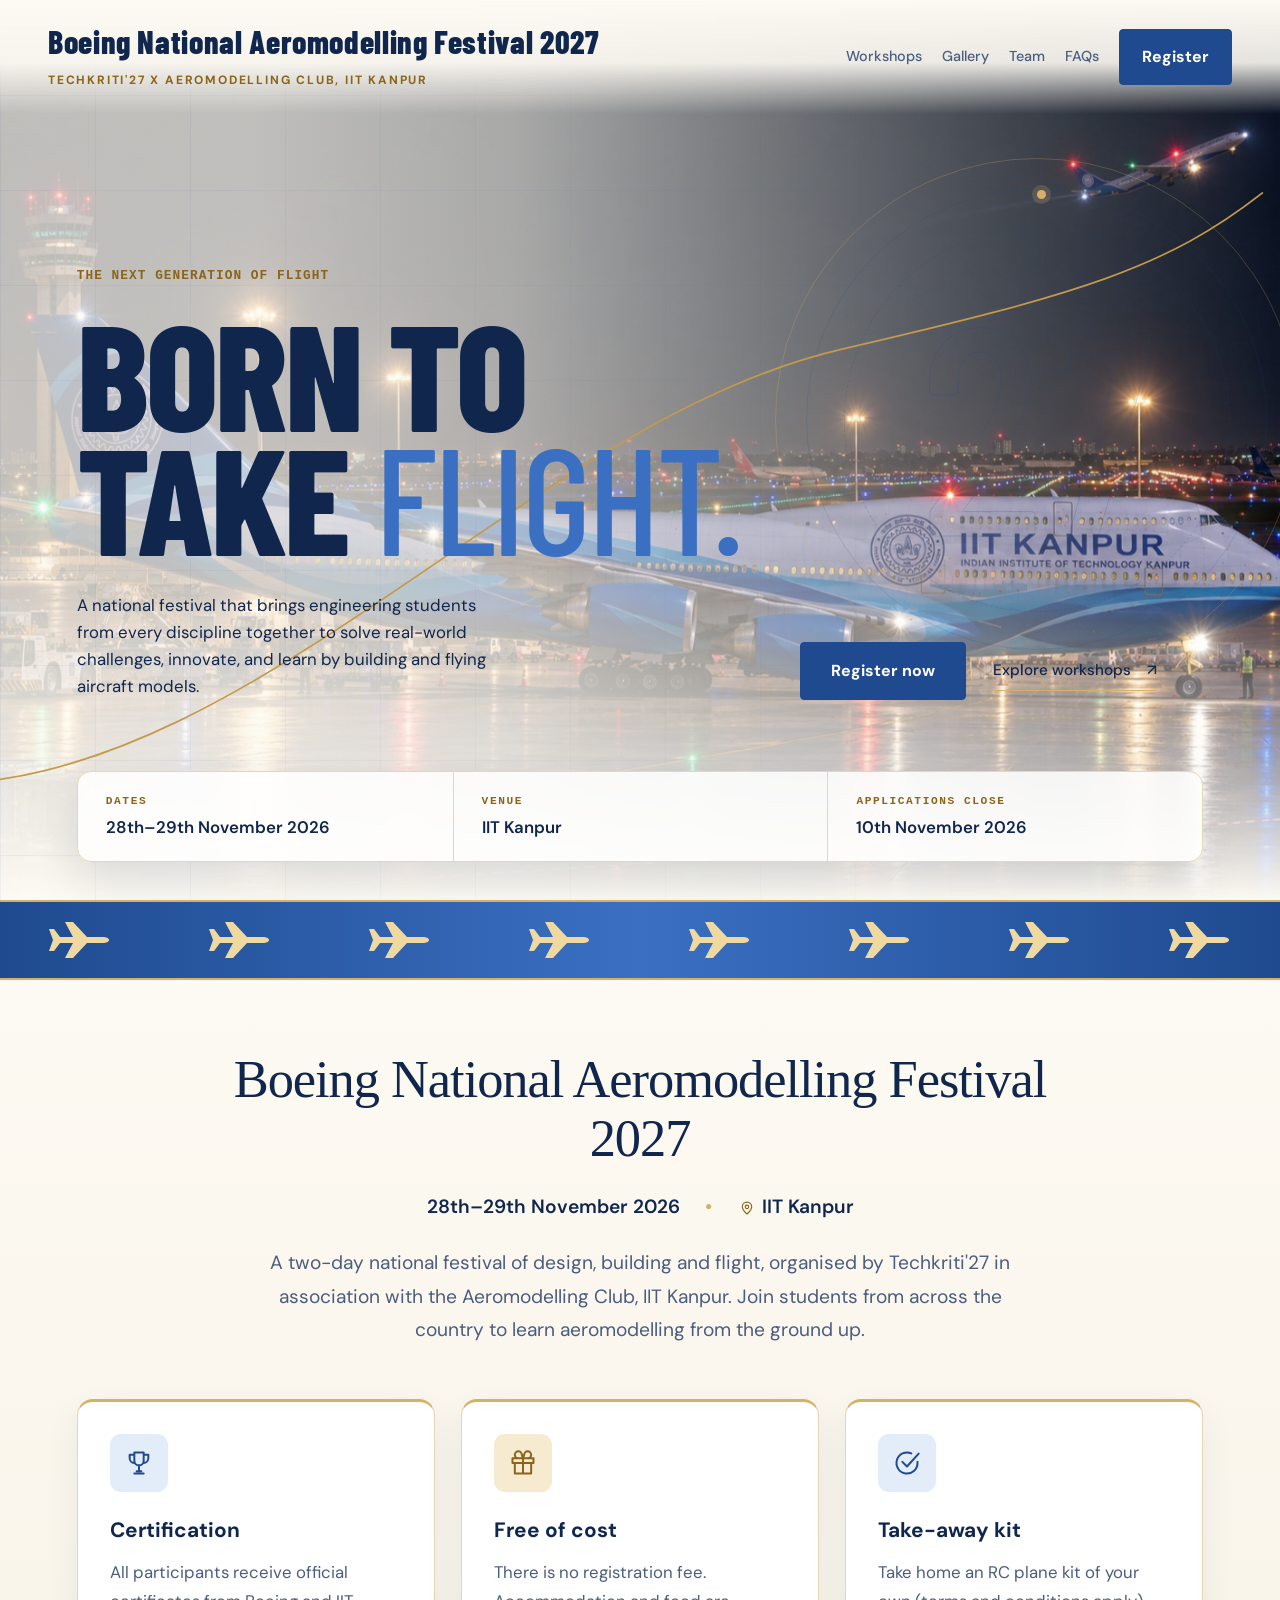
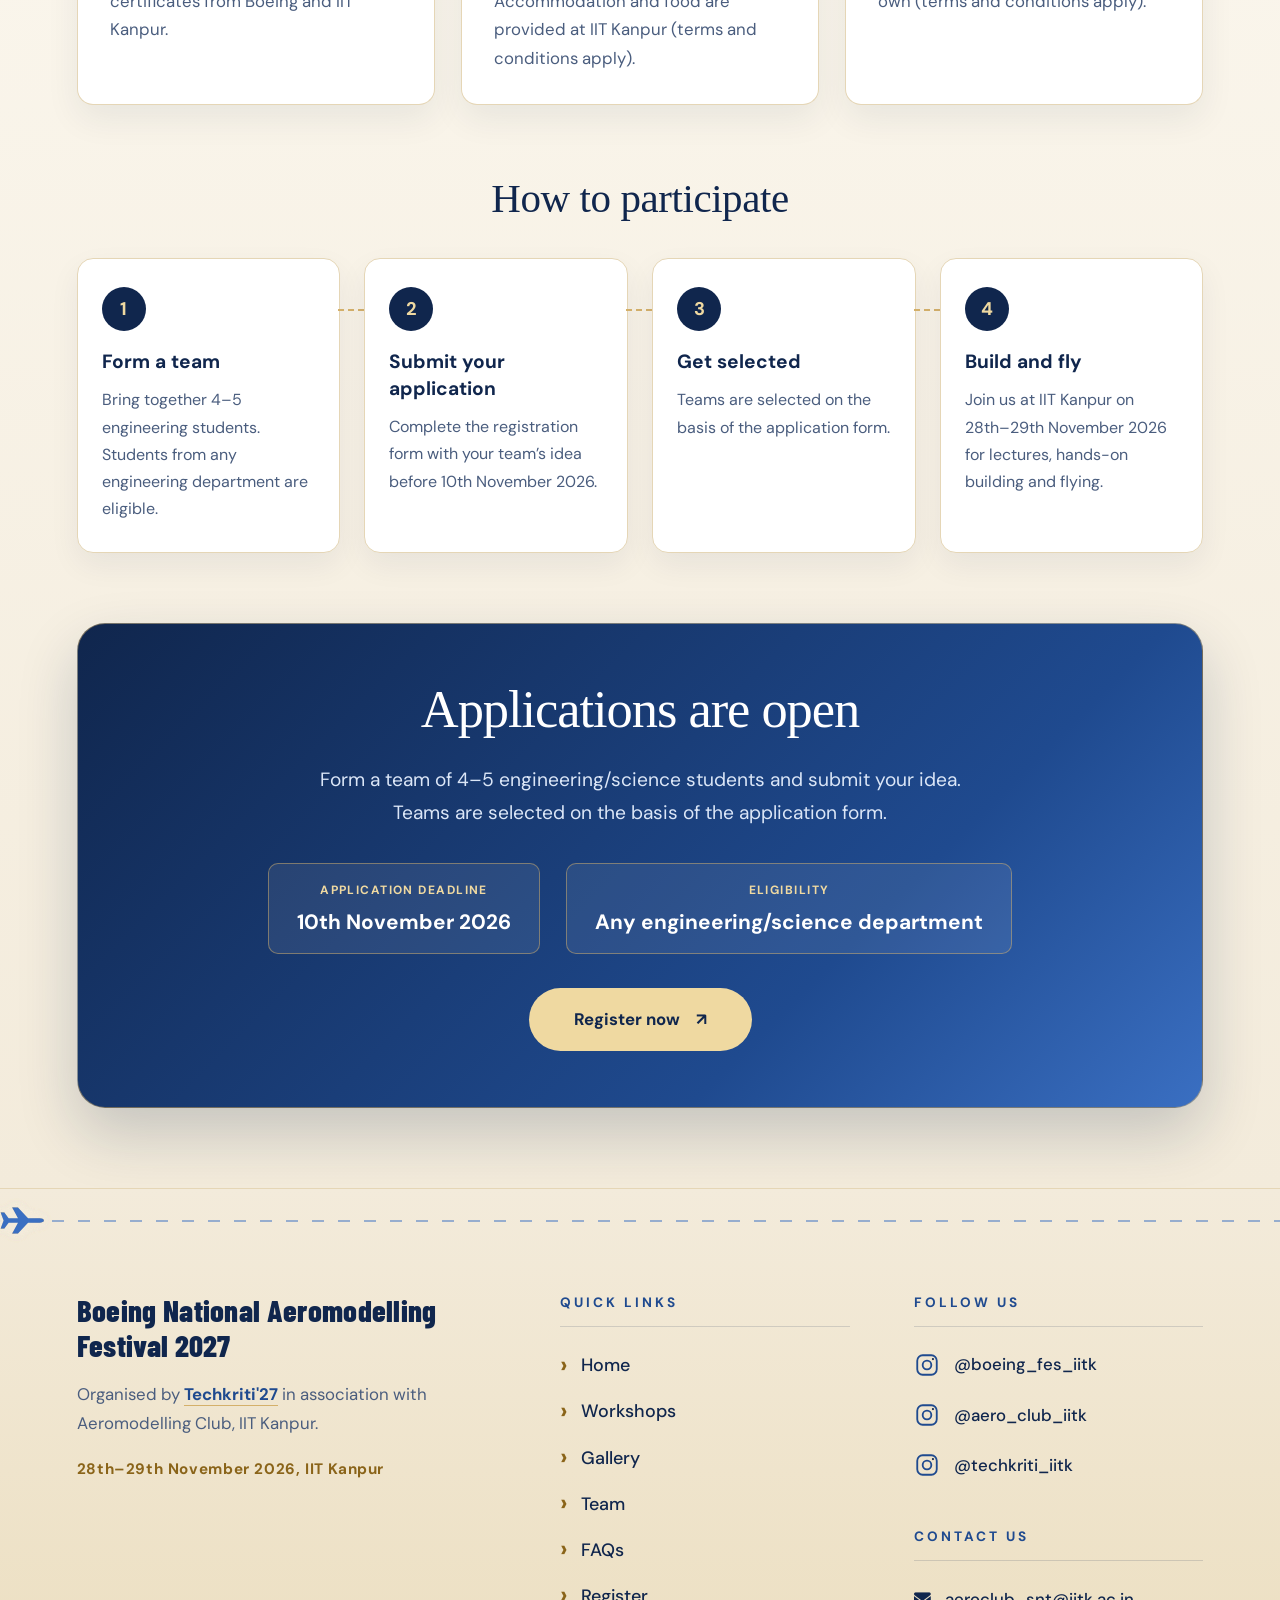
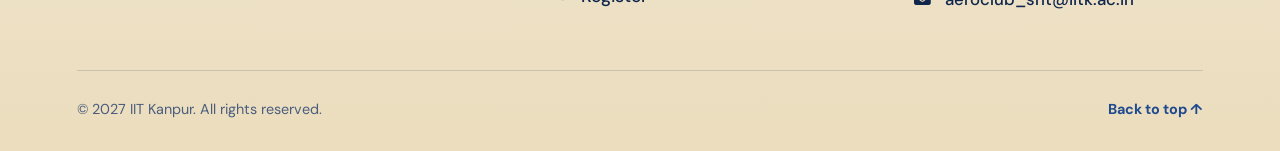
<file: index.html>
<!doctype html>

<html lang="en">

<head>
<link rel="stylesheet" href="https://cdnjs.cloudflare.com/ajax/libs/font-awesome/6.5.2/css/all.min.css">
<meta charset="UTF-8"><meta name="viewport" content="width=device-width, initial-scale=1">

<meta name="theme-color" content="#fdfaf3"><meta name="description" content="Build, fly and explore at the Boeing National Aeromodelling Festival 2027, organised by Techkriti'27.">

<title>Home | Boeing National Aeromodelling Festival 2027</title>

<link rel="icon" href="assets/favicon.svg" type="image/svg+xml">

<link rel="preconnect" href="https://fonts.googleapis.com"><link rel="preconnect" href="https://fonts.gstatic.com" crossorigin><link rel="stylesheet" href="styles.css"><script src="config.js" defer></script><script src="script.js" defer></script>

<style>
/* Homepage: festival overview, benefits, process and application. */
.home-workshop-info{padding:70px 6% 80px;background:linear-gradient(180deg,var(--cream),var(--beige));color:var(--navy)}
.workshop-overview{text-align:center;max-width:1000px;margin:0 auto 52px}
.workshop-overview h2,.application-panel h2{font:400 clamp(2.3rem,4.1vw,4.2rem)/1.12 Georgia,'Times New Roman',serif;letter-spacing:-.02em;text-transform:none;margin:0 0 24px;color:var(--navy)}
.workshop-event-meta{display:flex;align-items:center;justify-content:center;flex-wrap:wrap;gap:25px;font-size:1.2rem;color:var(--navy);font-weight:600}
.workshop-event-meta svg{color:var(--gold-deep);vertical-align:-2px}
.meta-dot{color:var(--gold)}
.festival-intro{max-width:760px;margin:24px auto 0;font-size:1.2rem;line-height:1.75;color:var(--muted)}
.benefits-grid{display:grid;grid-template-columns:repeat(3,minmax(0,1fr));gap:26px;max-width:1400px;margin:0 auto}
.benefit-card{padding:32px;border:1px solid var(--sand);border-top:3px solid var(--gold);border-radius:16px;background:var(--white);box-shadow:0 14px 34px #10264d12;min-width:0;transition:transform .3s ease,border-color .3s ease,box-shadow .3s ease}
.benefit-card:hover{transform:translateY(-4px);border-color:var(--blue-300);box-shadow:0 20px 40px #10264d1f}
.benefit-icon{display:flex;align-items:center;justify-content:center;width:58px;height:58px;margin-bottom:23px;border-radius:11px;background:var(--blue-100);color:var(--blue-700)}
.benefit-card:nth-child(2) .benefit-icon{background:#f6ead0;color:var(--gold-deep)}
.benefit-icon svg{width:28px;height:28px;fill:none;stroke:currentColor;stroke-width:1.7;stroke-linecap:round;stroke-linejoin:round}
.benefit-card h3{font:700 1.3rem/1.4 var(--body);letter-spacing:0;color:var(--navy);margin:0 0 14px}
.benefit-card p{font-size:1.05rem;line-height:1.7;color:var(--muted);margin:0}
.process{max-width:1400px;margin:70px auto 0}
.process-title{font:400 clamp(2rem,3.2vw,3rem)/1.15 Georgia,'Times New Roman',serif;text-align:center;color:var(--navy);letter-spacing:-.01em;margin:0 0 36px}
.process-steps{list-style:none;margin:0;padding:0;display:grid;grid-template-columns:repeat(4,minmax(0,1fr));gap:24px}
.process-steps>li{position:relative;padding:28px 24px 30px;background:var(--white);border:1px solid var(--sand);border-radius:16px;box-shadow:0 12px 30px #10264d10}
.process-steps>li:not(:last-child):after{content:'';position:absolute;top:50px;right:-25px;width:26px;border-top:2px dashed var(--gold)}
.step-no{display:grid;place-items:center;width:44px;height:44px;margin-bottom:18px;border-radius:50%;background:var(--navy);color:var(--gold-light);font:700 1.15rem/1 var(--body)}
.process-steps h4{margin:0 0 10px;font:700 1.2rem/1.4 var(--body);color:var(--navy)}
.process-steps p{margin:0;font-size:1rem;line-height:1.7}
.application-panel{max-width:1400px;margin:70px auto 0;padding:56px 30px;text-align:center;border:1px solid #d4b06a80;border-radius:28px;background:linear-gradient(135deg,#10264d,#1f4a8f 68%,#3a6fc2);box-shadow:0 26px 60px #10264d33}
.application-panel h2{margin:0 0 25px;color:#fff}
.application-panel>p{font-size:1.2rem;line-height:1.7;max-width:900px;margin:0 auto;color:#dbe6f7}
.application-facts{display:flex;justify-content:center;gap:26px;flex-wrap:wrap;margin:34px 0}
.application-facts>div{padding:17px 28px;min-width:240px;border:1px solid #d4b06a80;border-radius:10px;background:#ffffff14}
.application-facts span{display:block;font-size:.75rem;line-height:1.5;letter-spacing:.12em;color:var(--gold-light);margin-bottom:8px;font-weight:700}
.application-facts strong{display:block;font:700 1.3rem/1.4 var(--body);color:#fff}
.application-register{display:inline-flex;align-items:center;justify-content:center;gap:16px;padding:18px 45px;min-height:60px;border-radius:50px;background:var(--gold-light);color:var(--navy);font-size:1.05rem;font-weight:700;transition:transform .3s ease,background .3s ease}
.application-register:hover{background:var(--gold-light);transform:translateY(-3px)}
@media(max-width:1100px){.process-steps{grid-template-columns:repeat(2,minmax(0,1fr))}.process-steps>li:after{display:none}}
@media(max-width:820px){.home-workshop-info{padding:44px 6% 52px}.workshop-overview{margin-bottom:32px}.workshop-event-meta{font-size:1rem;gap:15px}.festival-intro{font-size:1.05rem}.benefits-grid{grid-template-columns:1fr;gap:18px}.benefit-card{padding:26px}.process{margin-top:48px}.process-steps{grid-template-columns:1fr;gap:16px}.application-panel{margin-top:48px;padding:38px 22px;border-radius:20px}.application-panel>p{font-size:1.02rem}.application-facts{gap:15px}.application-facts>div{width:100%;min-width:0}.application-register{padding-inline:32px}}
@media(prefers-reduced-motion:reduce){.benefit-card,.application-register{transition:none}.benefit-card:hover,.application-register:hover{transform:none}}

/* Programme strip: aircraft move continuously left to right. */
.ticker.plane-only-ticker{display:block;position:relative;z-index:4;overflow:hidden;width:100%;padding:18px 0;background:linear-gradient(90deg,var(--blue-700),var(--blue-500) 50%,var(--blue-700));color:var(--gold-light);border-block:2px solid var(--gold)}
.plane-only-ticker .plane-strip-track{display:flex;width:max-content;gap:0;animation:aircraft-fly-right 30s linear infinite;will-change:transform}
.plane-only-ticker .plane-strip-group{display:flex;flex:0 0 auto;align-items:center;justify-content:space-around;width:max(100vw,1200px);gap:0;padding:0;margin:0}
.plane-only-ticker .plane-strip-item{display:flex;flex:0 0 auto;align-items:center;justify-content:center;width:64px;height:40px;padding:0;margin:0}
.plane-only-ticker .plane-strip-item svg{display:block;width:64px;height:40px;fill:currentColor;stroke:none}
@keyframes aircraft-fly-right{from{transform:translateX(-50%)}to{transform:translateX(0)}}
@media(prefers-reduced-motion:reduce){.plane-only-ticker .plane-strip-track{animation:none;transform:none}}
</style>
</head>

<body class="theme-home">

<a class="skip-link" href="#main">Skip to content</a>

<div class="scroll-progress" aria-hidden="true"></div><div class="ambient-light" aria-hidden="true"></div>

<header class="header">

<a class="brand" href="index.html" aria-label="Boeing National Aeromodelling Festival 2027 home"><span class="brand-title">Boeing National Aeromodelling Festival 2027</span><small>TECHKRITI'27 X AEROMODELLING CLUB, IIT KANPUR </small></a>

<button class="menu-toggle" aria-expanded="false" aria-controls="navigation">Explore <span class="menu-bars" aria-hidden="true"></span></button>

<nav id="navigation" aria-label="Main navigation"><a href="workshops.html">Workshops</a><a href="gallery.html">Gallery</a><a href="team.html">Team</a><a href="faq.html">FAQs</a><a class="button small" href="register.html">Register</a></nav>

</header>

<div class="departure-intro" id="departure-intro" hidden aria-hidden="true"><span class="mono">Boeing National Aeromodelling Festival / 2027</span><strong>CLEAR FOR<br><em>TAKEOFF.</em></strong><div class="intro-meter"></div><button id="skip-intro" type="button">Skip intro</button></div><main id="main"><section class="hero" id="home" aria-labelledby="hero-title">

<div class="hero-media"><video id="hero-video" muted playsinline loop preload="metadata" poster="assets/dot3.jpg" aria-hidden="true" tabindex="-1"><source src="assets/dot5.mp4" type="video/mp4"></video></div>

<div class="hero-shade"></div><div class="hero-grid" aria-hidden="true"></div><div class="flight-orbit" aria-hidden="true"><i></i><b>27</b></div><svg class="flight-trace" viewBox="0 0 1400 850" preserveAspectRatio="none" aria-hidden="true"><path d="M-100 740 C260 760 570 400 920 330 S1320 240 1500 90"/></svg>



<div class="hero-content"><p class="eyebrow">THE NEXT GENERATION OF FLIGHT</p><h1 id="hero-title"><span class="title-line"><span>BORN TO</span></span><span class="title-line"><span>TAKE <em>FLIGHT.</em></span></span></h1><div class="hero-lower"><p class="hero-copy">A national festival that brings engineering students from every discipline together to solve real-world challenges, innovate, and learn by building and flying aircraft models.</p><div class="actions"><a class="button" href="register.html">Register now</a><a class="text-link" href="workshops.html">Explore workshops <span aria-hidden="true">↗</span></a></div></div></div>

<div class="hero-side mono" aria-hidden="true"></div>

<div class="hero-bottom"><div><span class="mono">Dates</span><p data-text="dates">28th–29th November 2026</p></div><div><span class="mono">Venue</span><p data-text="venue">IIT Kanpur</p></div><div><span class="mono">Applications close</span><p><time datetime="2026-11-10">10th November 2026</time></p></div></div>

</section><div class="ticker plane-only-ticker" aria-hidden="true">
<div class="plane-strip-track">
<div class="plane-strip-group">
<span class="plane-strip-item"><svg viewBox="0 0 64 40" focusable="false" aria-hidden="true"><path d="M61 20c0-2-3-3-6-3H39L25 2h-8l8 15H12L6 9H1l4 11-4 11h5l6-8h13l-8 15h8l14-15h16c3 0 6-1 6-3Z"/></svg></span>
<span class="plane-strip-item"><svg viewBox="0 0 64 40" focusable="false" aria-hidden="true"><path d="M61 20c0-2-3-3-6-3H39L25 2h-8l8 15H12L6 9H1l4 11-4 11h5l6-8h13l-8 15h8l14-15h16c3 0 6-1 6-3Z"/></svg></span>
<span class="plane-strip-item"><svg viewBox="0 0 64 40" focusable="false" aria-hidden="true"><path d="M61 20c0-2-3-3-6-3H39L25 2h-8l8 15H12L6 9H1l4 11-4 11h5l6-8h13l-8 15h8l14-15h16c3 0 6-1 6-3Z"/></svg></span>
<span class="plane-strip-item"><svg viewBox="0 0 64 40" focusable="false" aria-hidden="true"><path d="M61 20c0-2-3-3-6-3H39L25 2h-8l8 15H12L6 9H1l4 11-4 11h5l6-8h13l-8 15h8l14-15h16c3 0 6-1 6-3Z"/></svg></span>
<span class="plane-strip-item"><svg viewBox="0 0 64 40" focusable="false" aria-hidden="true"><path d="M61 20c0-2-3-3-6-3H39L25 2h-8l8 15H12L6 9H1l4 11-4 11h5l6-8h13l-8 15h8l14-15h16c3 0 6-1 6-3Z"/></svg></span>
<span class="plane-strip-item"><svg viewBox="0 0 64 40" focusable="false" aria-hidden="true"><path d="M61 20c0-2-3-3-6-3H39L25 2h-8l8 15H12L6 9H1l4 11-4 11h5l6-8h13l-8 15h8l14-15h16c3 0 6-1 6-3Z"/></svg></span>
<span class="plane-strip-item"><svg viewBox="0 0 64 40" focusable="false" aria-hidden="true"><path d="M61 20c0-2-3-3-6-3H39L25 2h-8l8 15H12L6 9H1l4 11-4 11h5l6-8h13l-8 15h8l14-15h16c3 0 6-1 6-3Z"/></svg></span>
<span class="plane-strip-item"><svg viewBox="0 0 64 40" focusable="false" aria-hidden="true"><path d="M61 20c0-2-3-3-6-3H39L25 2h-8l8 15H12L6 9H1l4 11-4 11h5l6-8h13l-8 15h8l14-15h16c3 0 6-1 6-3Z"/></svg></span>
</div>
<div class="plane-strip-group">
<span class="plane-strip-item"><svg viewBox="0 0 64 40" focusable="false" aria-hidden="true"><path d="M61 20c0-2-3-3-6-3H39L25 2h-8l8 15H12L6 9H1l4 11-4 11h5l6-8h13l-8 15h8l14-15h16c3 0 6-1 6-3Z"/></svg></span>
<span class="plane-strip-item"><svg viewBox="0 0 64 40" focusable="false" aria-hidden="true"><path d="M61 20c0-2-3-3-6-3H39L25 2h-8l8 15H12L6 9H1l4 11-4 11h5l6-8h13l-8 15h8l14-15h16c3 0 6-1 6-3Z"/></svg></span>
<span class="plane-strip-item"><svg viewBox="0 0 64 40" focusable="false" aria-hidden="true"><path d="M61 20c0-2-3-3-6-3H39L25 2h-8l8 15H12L6 9H1l4 11-4 11h5l6-8h13l-8 15h8l14-15h16c3 0 6-1 6-3Z"/></svg></span>
<span class="plane-strip-item"><svg viewBox="0 0 64 40" focusable="false" aria-hidden="true"><path d="M61 20c0-2-3-3-6-3H39L25 2h-8l8 15H12L6 9H1l4 11-4 11h5l6-8h13l-8 15h8l14-15h16c3 0 6-1 6-3Z"/></svg></span>
<span class="plane-strip-item"><svg viewBox="0 0 64 40" focusable="false" aria-hidden="true"><path d="M61 20c0-2-3-3-6-3H39L25 2h-8l8 15H12L6 9H1l4 11-4 11h5l6-8h13l-8 15h8l14-15h16c3 0 6-1 6-3Z"/></svg></span>
<span class="plane-strip-item"><svg viewBox="0 0 64 40" focusable="false" aria-hidden="true"><path d="M61 20c0-2-3-3-6-3H39L25 2h-8l8 15H12L6 9H1l4 11-4 11h5l6-8h13l-8 15h8l14-15h16c3 0 6-1 6-3Z"/></svg></span>
<span class="plane-strip-item"><svg viewBox="0 0 64 40" focusable="false" aria-hidden="true"><path d="M61 20c0-2-3-3-6-3H39L25 2h-8l8 15H12L6 9H1l4 11-4 11h5l6-8h13l-8 15h8l14-15h16c3 0 6-1 6-3Z"/></svg></span>
<span class="plane-strip-item"><svg viewBox="0 0 64 40" focusable="false" aria-hidden="true"><path d="M61 20c0-2-3-3-6-3H39L25 2h-8l8 15H12L6 9H1l4 11-4 11h5l6-8h13l-8 15h8l14-15h16c3 0 6-1 6-3Z"/></svg></span>
</div>
</div>
</div>
<section class="home-workshop-info" id="explore" aria-labelledby="workshop-overview-title">

  <div class="workshop-overview">



    <h2 id="workshop-overview-title">Boeing National Aeromodelling Festival<br>2027</h2>

    <div class="workshop-event-meta"><span>28th–29th November 2026</span><span class="meta-dot" aria-hidden="true">•</span><span class="flex items-center gap-2"><svg xmlns="http://www.w3.org/2000/svg" width="20" height="14" viewBox="0 0 24 24" fill="none" stroke="currentColor" stroke-width="2" stroke-linecap="round" stroke-linejoin="round" class="lucide lucide-map-pin text-red-400" aria-hidden="true"><path d="M20 10c0 4.993-5.539 10.193-7.399 11.799a1 1 0 0 1-1.202 0C9.539 20.193 4 14.993 4 10a8 8 0 0 1 16 0"></path><circle cx="12" cy="10" r="3"></circle></svg> IIT Kanpur</span></div>

    <p class="festival-intro">A two-day national festival of design, building and flight, organised by Techkriti'27 in association with the Aeromodelling Club, IIT Kanpur. Join students from across the country to learn aeromodelling from the ground up.</p>

  </div>

  <div class="benefits-grid">

    <article class="benefit-card">

      <span class="benefit-icon" aria-hidden="true"><svg viewBox="0 0 24 24"><path d="M8 3h8v7a4 4 0 0 1-8 0V3Zm0 2H4v3a4 4 0 0 0 4 4m8-7h4v3a4 4 0 0 1-4 4M12 14v5m-4 2h8m-6-2h4"/></svg></span>

      <h3>Certification</h3><p>All participants receive official certificates from Boeing and IIT Kanpur.</p>

    </article>

    <article class="benefit-card">

      <span class="benefit-icon" aria-hidden="true"><svg viewBox="0 0 24 24"><path d="M3 8h18v4H3zM5 12v9h14v-9M12 8v13M12 8H8a3 3 0 1 1 3-3l1 3Zm0 0h4a3 3 0 1 0-3-3l-1 3Z"/></svg></span>

      <h3>Free of cost</h3><p>There is no registration fee. Accommodation and food are provided at IIT Kanpur (terms and conditions apply).</p>

    </article>

    <article class="benefit-card">

      <span class="benefit-icon" aria-hidden="true"><svg viewBox="0 0 24 24"><path d="m8 11 4 4L22 4M21 11v1a9 9 0 1 1-5.3-8.2"/></svg></span>

      <h3>Take-away kit</h3><p>Take home an RC plane kit of your own (terms and conditions apply).</p>

    </article>

  </div>

  <div class="process">
    <h3 class="process-title">How to participate</h3>
    <ol class="process-steps">
      <li><span class="step-no" aria-hidden="true">1</span><h4>Form a team</h4><p>Bring together 4–5 engineering students. Students from any engineering department are eligible.</p></li>
      <li><span class="step-no" aria-hidden="true">2</span><h4>Submit your application</h4><p>Complete the registration form with your team’s idea before 10th November 2026.</p></li>
      <li><span class="step-no" aria-hidden="true">3</span><h4>Get selected</h4><p>Teams are selected on the basis of the application form.</p></li>
      <li><span class="step-no" aria-hidden="true">4</span><h4>Build and fly</h4><p>Join us at IIT Kanpur on 28th–29th November 2026 for lectures, hands-on building and flying.</p></li>
    </ol>
  </div>

  <div class="application-panel" aria-labelledby="application-title">

    <h2 id="application-title">Applications are open</h2>

    <p>Form a team of 4–5 engineering/science students and submit your idea.<br>Teams are selected on the basis of the application form.</p>

    <div class="application-facts">

      <div><span>APPLICATION DEADLINE</span><strong><time datetime="2026-11-10">10th November 2026</time></strong></div>

      <div><span>ELIGIBILITY</span><strong>Any engineering/science department</strong></div>

    </div>

    <a class="application-register" href="register.html">Register now <span aria-hidden="true">↗</span></a>

  </div>

</section></main><footer class="techkriti-footer">
  <div class="flight-lane" aria-hidden="true">
    <span class="lane-line"></span>
    <span class="lane-plane p1"><svg viewBox="0 0 64 40" focusable="false" aria-hidden="true"><path d="M61 20c0-2-3-3-6-3H39L25 2h-8l8 15H12L6 9H1l4 11-4 11h5l6-8h13l-8 15h8l14-15h16c3 0 6-1 6-3Z"/></svg></span>
    <span class="lane-plane p2"><svg viewBox="0 0 64 40" focusable="false" aria-hidden="true"><path d="M61 20c0-2-3-3-6-3H39L25 2h-8l8 15H12L6 9H1l4 11-4 11h5l6-8h13l-8 15h8l14-15h16c3 0 6-1 6-3Z"/></svg></span>
    <span class="lane-plane p3"><svg viewBox="0 0 64 40" focusable="false" aria-hidden="true"><path d="M61 20c0-2-3-3-6-3H39L25 2h-8l8 15H12L6 9H1l4 11-4 11h5l6-8h13l-8 15h8l14-15h16c3 0 6-1 6-3Z"/></svg></span>
  </div>

  <div class="tf-grid">
    <div class="tf-about">
      <p class="tf-title">Boeing National Aeromodelling Festival 2027</p>
      <p class="tf-presented">Organised by <a href="https://techkriti.org/" target="_blank" rel="noopener noreferrer">Techkriti'27</a> in association with Aeromodelling Club, IIT Kanpur.</p>
      <p class="tf-meta">28th–29th November 2026, IIT Kanpur</p>
    </div>

    <nav class="tf-col" aria-labelledby="tf-quick">
      <h2 class="tf-heading" id="tf-quick">Quick Links</h2>
      <ul class="tf-list tf-links-list">
        <li><a href="index.html">Home</a></li>
        <li><a href="workshops.html">Workshops</a></li>
        <li><a href="gallery.html">Gallery</a></li>
        <li><a href="team.html">Team</a></li>
        <li><a href="faq.html">FAQs</a></li>
        <li><a href="register.html">Register</a></li>
      </ul>
    </nav>

    <div class="tf-col">
      <h2 class="tf-heading" id="tf-follow">Follow Us</h2>
      <ul class="tf-list tf-social">
        <li><a href="https://www.instagram.com/boeing_fes_iitk?cplk=MWZzdzNvazE0OWd0eA==/" target="_blank" rel="noopener noreferrer" aria-label="Instagram: @boeing_fes_iitk"><svg viewBox="0 0 24 24" aria-hidden="true"><rect x="3" y="3" width="18" height="18" rx="5"/><circle cx="12" cy="12" r="4"/><circle cx="17.5" cy="6.5" r="1" fill="currentColor" stroke="none"/></svg><span>@boeing_fes_iitk</span></a></li>
        <li><a href="https://www.instagram.com/aero_club_iitk?stkn=MXhlc2lqOWwxZTV2Yg==/" target="_blank" rel="noopener noreferrer" aria-label="Instagram: @aero_club_iitk"><svg viewBox="0 0 24 24" aria-hidden="true"><rect x="3" y="3" width="18" height="18" rx="5"/><circle cx="12" cy="12" r="4"/><circle cx="17.5" cy="6.5" r="1" fill="currentColor" stroke="none"/></svg><span>@aero_club_iitk</span></a></li>
        <li><a href="https://www.instagram.com/techkriti.iitk?stkn=a3dnM20zMXR4cjg1/" target="_blank" rel="noopener noreferrer" aria-label="Instagram: @techkriti.iitk"><svg viewBox="0 0 24 24" aria-hidden="true"><rect x="3" y="3" width="18" height="18" rx="5"/><circle cx="12" cy="12" r="4"/><circle cx="17.5" cy="6.5" r="1" fill="currentColor" stroke="none"/></svg><span>@techkriti_iitk</span></a></li>
      </ul>
      
      <h2 class="tf-heading" id="tf-follow" style="margin-top: 40px;">Contact Us</h2>

<ul class="tf-list tf-social">
    <li>
        <a href="mailto:aeroclub_snt@iitk.ac.in" aria-label="Email Aeromodelling Club IIT Kanpur">
            <i class="fa-solid fa-envelope"></i>
            <span>aeroclub_snt@iitk.ac.in</span>
        </a>
    </li>
</ul>
    </div>
  </div>

  <div class="tf-bottom">
    <p>© 2027 IIT Kanpur. All rights reserved.</p>
    <a class="tf-top-link" href="#main">Back to top ↑</a>
  </div>
</footer>



<noscript><p class="noscript">Some animations and the live event details need JavaScript. The rest of the page works without it.</p></noscript></body></html>
</file>
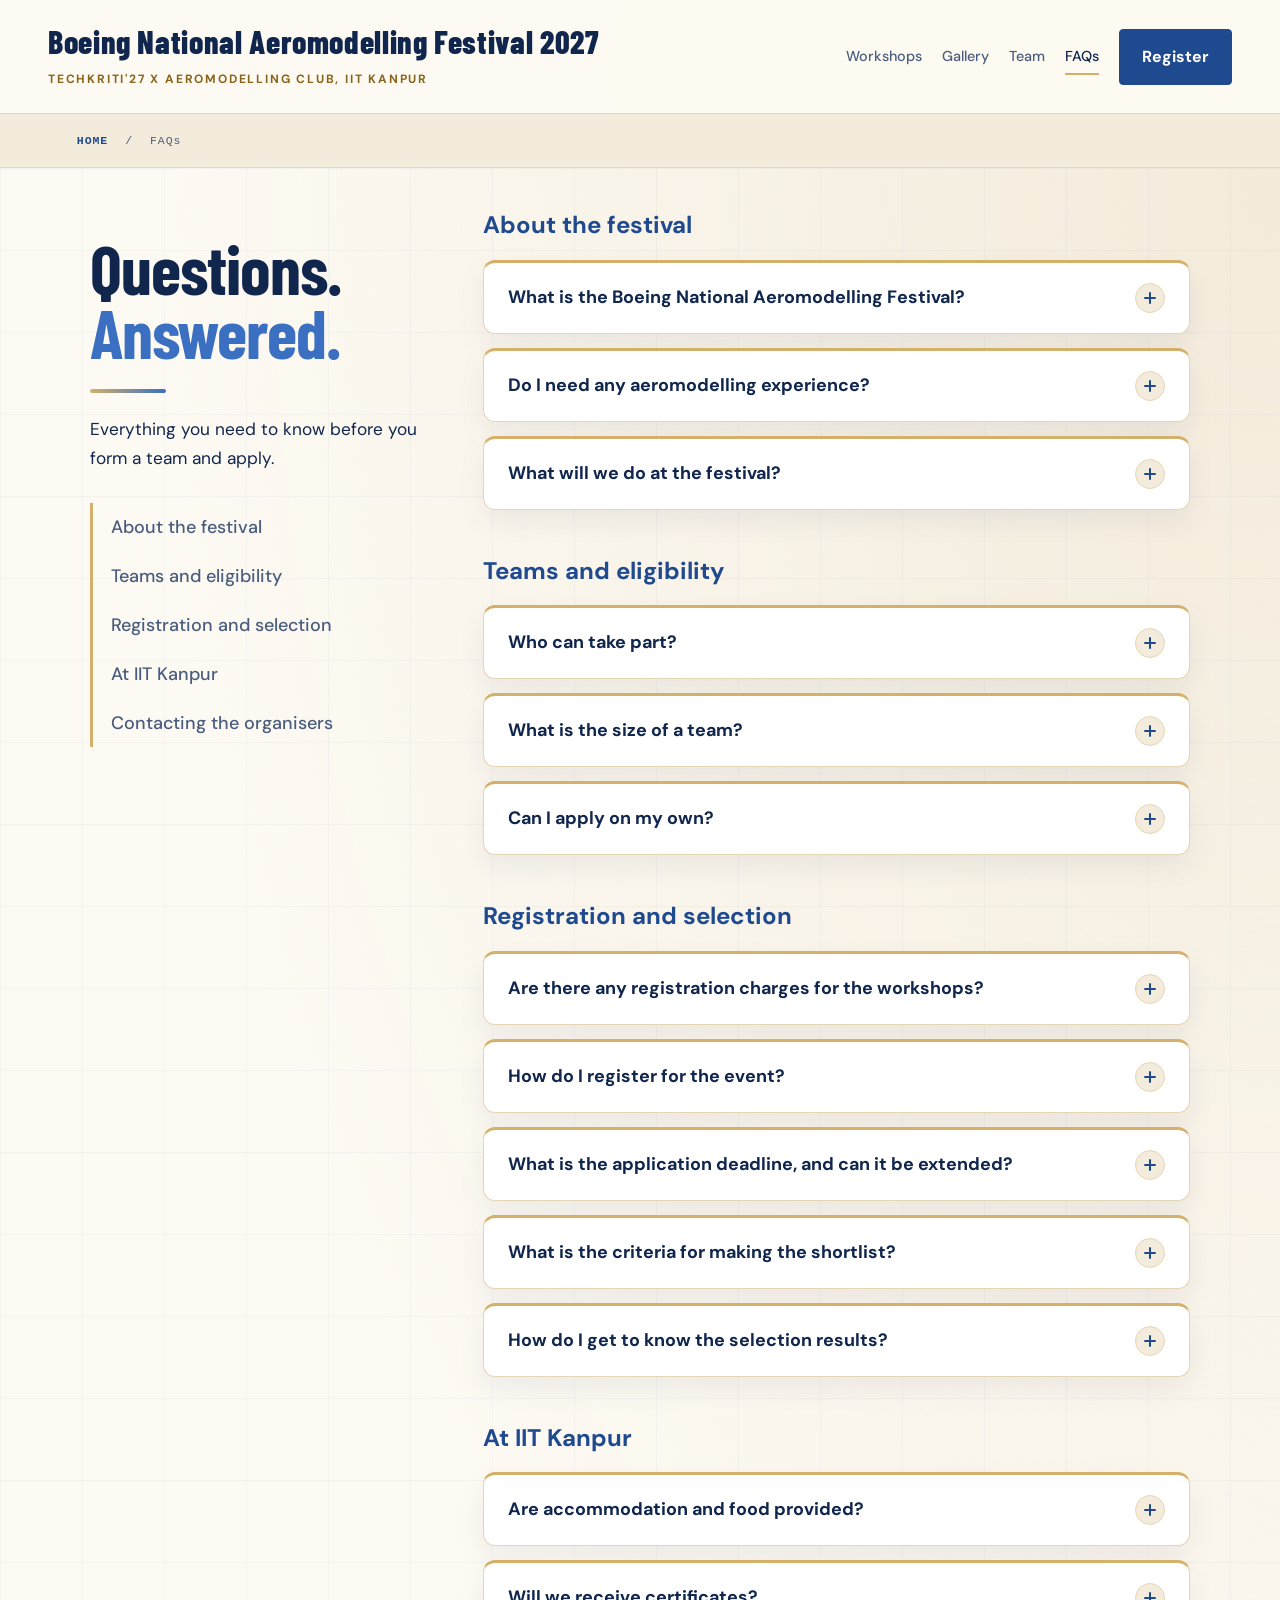
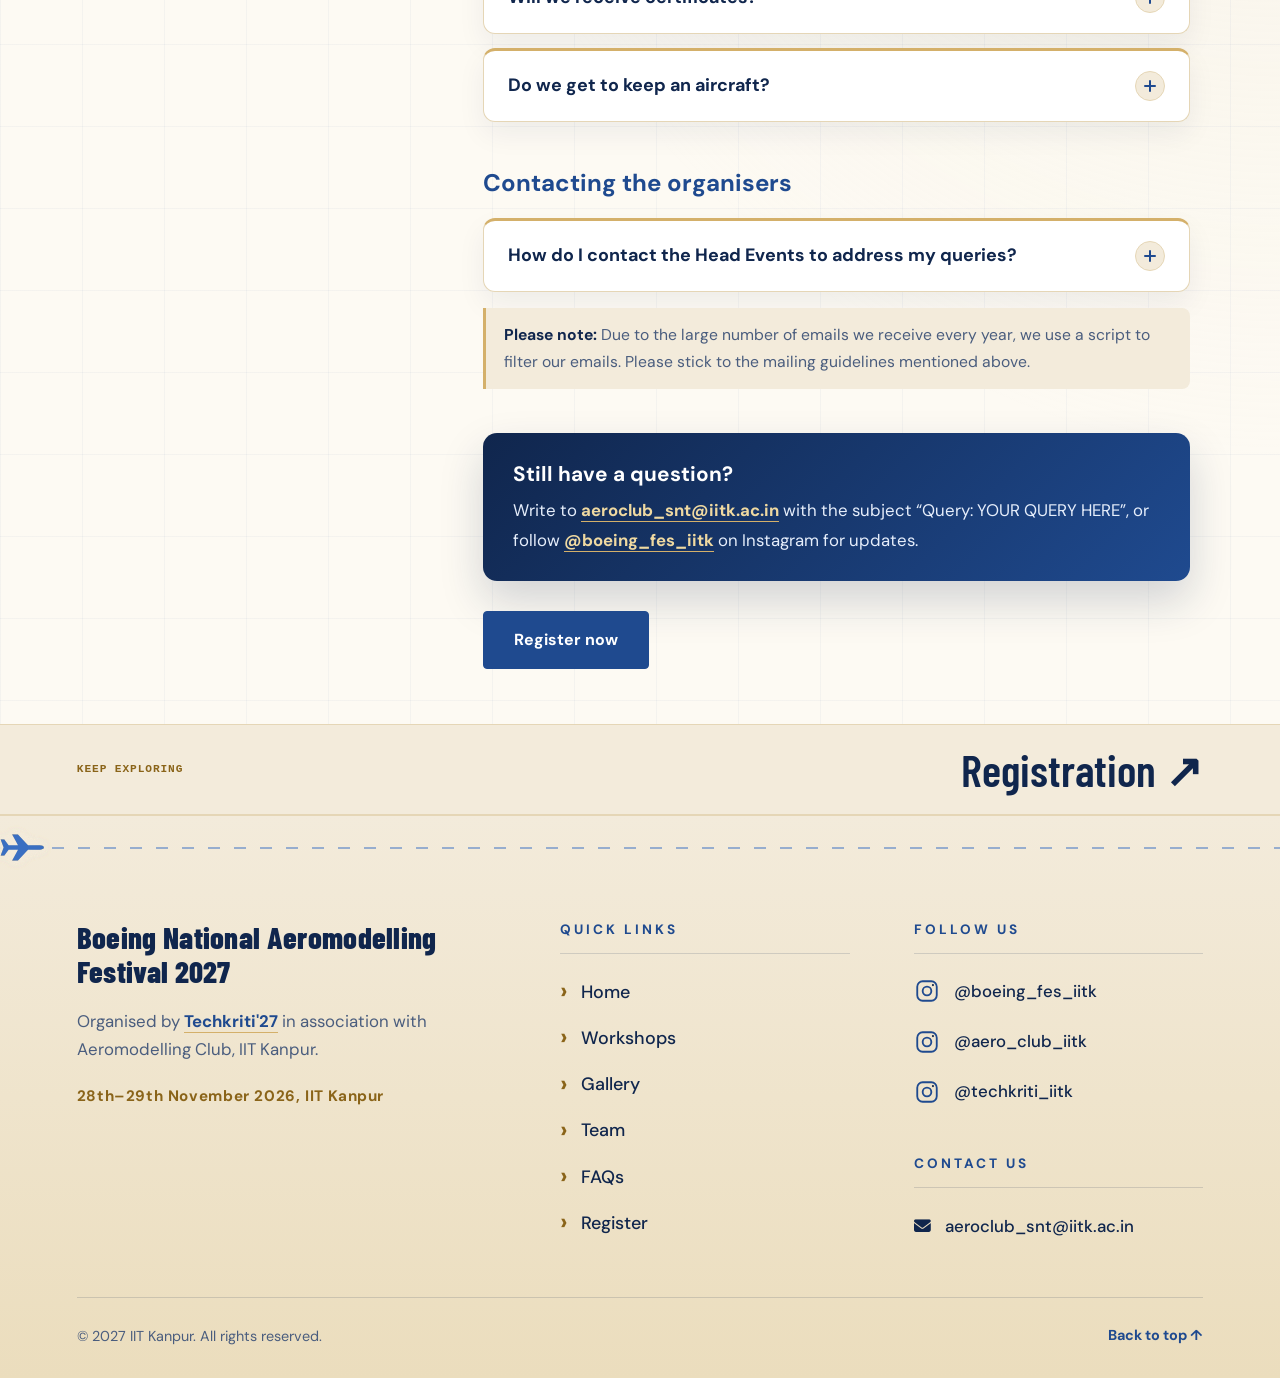
<file: faq.html>
<!doctype html>
<html lang="en">
<head>
  <meta charset="UTF-8">
  <meta name="viewport" content="width=device-width, initial-scale=1">
  <meta name="theme-color" content="#fdfaf3">
  <meta name="description" content="Answers to common questions about the Boeing National Aeromodelling Festival 2027 at IIT Kanpur: eligibility, team size, registration, selection, accommodation and certificates.">

  <title>FAQs | Boeing National Aeromodelling Festival 2027</title>
  <link rel="stylesheet" href="https://cdnjs.cloudflare.com/ajax/libs/font-awesome/6.5.2/css/all.min.css">
  <link rel="icon" href="assets/favicon.svg" type="image/svg+xml">
  <link rel="preconnect" href="https://fonts.googleapis.com">
  <link rel="preconnect" href="https://fonts.gstatic.com" crossorigin>
  <link rel="stylesheet" href="styles.css">

  <script src="config.js" defer></script>
  <script src="script.js" defer></script>
  <script type="application/ld+json">{"@context": "https://schema.org", "@type": "FAQPage", "mainEntity": [{"@type": "Question", "name": "What is the Boeing National Aeromodelling Festival?", "acceptedAnswer": {"@type": "Answer", "text": "A two-day national festival of design, building and flight, organised by Techkriti’27 in association with the Aeromodelling Club, IIT Kanpur. It takes place on 28th–29th November 2026 at IIT Kanpur."}}, {"@type": "Question", "name": "Do I need any aeromodelling experience?", "acceptedAnswer": {"@type": "Answer", "text": "No. The festival is open to students from every stream and background, and no prior experience is required."}}, {"@type": "Question", "name": "What will we do at the festival?", "acceptedAnswer": {"@type": "Answer", "text": "You will attend introductory lectures from professors, get a walkthrough of the competition problem statement and a presentation on RC glider design, and build and fly an aircraft model. There is also a networking session with aeromodelling enthusiasts from across the country."}}, {"@type": "Question", "name": "Who can take part?", "acceptedAnswer": {"@type": "Answer", "text": "Students from any engineering department are eligible."}}, {"@type": "Question", "name": "What is the size of a team?", "acceptedAnswer": {"@type": "Answer", "text": "Each team must have 4–5 members: a minimum of 4 and a maximum of 5."}}, {"@type": "Question", "name": "Can I apply on my own?", "acceptedAnswer": {"@type": "Answer", "text": "Applications are made by teams, so form your team first and then submit one application for it."}}, {"@type": "Question", "name": "Are there any registration charges for the workshops?", "acceptedAnswer": {"@type": "Answer", "text": "No, the workshops are conducted free of cost."}}, {"@type": "Question", "name": "How do I register for the event?", "acceptedAnswer": {"@type": "Answer", "text": "The registration form is available through the Workshops page of the website, which links to the registration page. Application forms for the competition will be released soon."}}, {"@type": "Question", "name": "What is the application deadline, and can it be extended?", "acceptedAnswer": {"@type": "Answer", "text": "Applications close on 10th November 2026. We are sorry to inform you that, due to various constraints, the deadlines cannot be extended under any circumstances."}}, {"@type": "Question", "name": "What is the criteria for making the shortlist?", "acceptedAnswer": {"@type": "Answer", "text": "Selection mainly depends on the technical aspect and enthusiasm that the teams showcase in their application form. Additionally, we look for teams that would bring more diversity to the participation pool."}}, {"@type": "Question", "name": "How do I get to know the selection results?", "acceptedAnswer": {"@type": "Answer", "text": "Once the shortlist has been compiled, you will receive a mail on your registered email ID."}}, {"@type": "Question", "name": "Are accommodation and food provided?", "acceptedAnswer": {"@type": "Answer", "text": "Yes. Accommodation is provided for the nights of 27th and 28th November 2026, and meals are provided as set out in the workshop terms and conditions. No dinner or accommodation is provided on 29th November."}}, {"@type": "Question", "name": "Will we receive certificates?", "acceptedAnswer": {"@type": "Answer", "text": "Yes. All participants receive official certificates from Boeing and IIT Kanpur."}}, {"@type": "Question", "name": "Do we get to keep an aircraft?", "acceptedAnswer": {"@type": "Answer", "text": "Yes. You can take home an RC plane kit of your own, subject to terms and conditions."}}, {"@type": "Question", "name": "How do I contact the Head Events to address my queries?", "acceptedAnswer": {"@type": "Answer", "text": "All workshop or event related queries can be sent to takeoff@techkriti.org or to the coordinators listed on the Team page, with the subject “Query: YOUR QUERY HERE” (without quotes). For example: Query: Is it compulsory for all registered members to attend the event?"}}]}</script>
<style>
.faq-layout{position:relative;z-index:1;max-width:1100px;margin:0 auto;display:grid;grid-template-columns:minmax(0,1fr) minmax(0,2.1fr);gap:56px;align-items:start}
.faq-aside{position:sticky;top:28px}
.faq-aside .page-title{font-size:clamp(3.4rem,5.4vw,5.6rem)}
.faq-aside>p{margin-top:22px;font-size:1.08rem;line-height:1.7;color:var(--ink)}
.faq-jump{list-style:none;margin:30px 0 0;padding:0;border-left:3px solid var(--gold)}
.faq-jump a{display:block;padding:10px 18px;color:var(--muted);font-weight:500;transition:color .25s,background .25s}
.faq-jump a:hover{color:var(--navy);background:var(--beige)}
.faq-group{scroll-margin-top:24px}
.faq-group+.faq-group{margin-top:44px}
.faq-group-title{margin:0 0 18px;font:700 1.5rem/1.4 var(--body);letter-spacing:0;color:var(--blue-700)}
.faq-item{background:var(--white);border:1px solid var(--sand);border-top:3px solid var(--gold);border-radius:12px;box-shadow:0 12px 28px #10264d10}
.faq-item+.faq-item{margin-top:14px}
.faq-item summary{display:flex;align-items:center;justify-content:space-between;gap:20px;padding:20px 24px;cursor:pointer;list-style:none;color:var(--navy);font:700 1.12rem/1.45 var(--body)}
.faq-item summary::-webkit-details-marker{display:none}
.faq-item summary i{position:relative;flex:0 0 auto;width:30px;height:30px;border:1px solid var(--sand);border-radius:50%;background:var(--beige);transition:background .25s,border-color .25s,transform .3s var(--ease)}
.faq-item summary i:before,.faq-item summary i:after{content:'';position:absolute;left:50%;top:50%;width:12px;height:2px;margin:-1px 0 0 -6px;border-radius:1px;background:var(--blue-700);transition:transform .3s var(--ease),background .25s}
.faq-item summary i:after{transform:rotate(90deg)}
.faq-item summary:hover i{border-color:var(--gold)}
.faq-item[open] summary i{background:var(--blue-700);border-color:var(--blue-700);transform:rotate(180deg)}
.faq-item[open] summary i:before,.faq-item[open] summary i:after{background:#fff}
.faq-item[open] summary i:after{transform:rotate(0)}
.faq-answer{padding:0 24px 24px;margin-right:50px}
.faq-answer p{margin:0;color:var(--muted);font-size:1.05rem;line-height:1.75}
.faq-answer a{color:var(--blue-700);font-weight:600;border-bottom:1px solid var(--gold)}
.faq-answer a:hover{color:var(--navy)}
.faq-help{margin-top:44px;padding:26px 30px;border-radius:14px;background:linear-gradient(135deg,#10264d,#1f4a8f);box-shadow:0 20px 44px #10264d2e}
.faq-help h2{margin:0 0 8px;font:700 1.3rem/1.4 var(--body);letter-spacing:0;color:#fff}
.faq-help p{margin:0;color:#e6eefb;font-size:1.05rem;line-height:1.75}
.faq-help a{color:var(--gold-light);font-weight:700;border-bottom:1px solid var(--gold)}
.faq-help a:hover{color:#fff}
.faq-note{margin:16px 0 0;padding:14px 18px;border-left:3px solid var(--gold);background:var(--beige);border-radius:0 8px 8px 0;color:var(--muted);font-size:.98rem;line-height:1.7}
.faq-note strong{color:var(--navy)}
.faq-cta{margin-top:30px}
@media(max-width:900px){.faq-layout{grid-template-columns:1fr;gap:34px}.faq-aside{position:static}.faq-jump{display:flex;flex-wrap:wrap;gap:10px;border-left:0}.faq-jump a{padding:9px 16px;border:1px solid var(--sand);border-radius:999px;background:var(--white);font-size:.95rem}}
@media(max-width:600px){.faq-item summary{padding:18px 18px;font-size:1.05rem}.faq-answer{padding:0 18px 20px;margin-right:0}.faq-answer p{font-size:1rem}.faq-help{padding:22px}}
@media(prefers-reduced-motion:reduce){.faq-item summary i,.faq-item summary i:before,.faq-item summary i:after{transition:none}}
</style>
</head>

<body class="theme-faq">
  <a class="skip-link" href="#main">Skip to content</a>

  <div class="scroll-progress" aria-hidden="true"></div>
  <div class="ambient-light" aria-hidden="true"></div>

  <header class="header">

<a class="brand" href="index.html" aria-label="Boeing National Aeromodelling Festival 2027 home"><span class="brand-title">Boeing National Aeromodelling Festival 2027</span><small>TECHKRITI'27 X AEROMODELLING CLUB, IIT KANPUR </small></a>

<button class="menu-toggle" aria-expanded="false" aria-controls="navigation">Explore <span class="menu-bars" aria-hidden="true"></span></button>

<nav id="navigation" aria-label="Main navigation"><a href="workshops.html">Workshops</a><a href="gallery.html">Gallery</a><a href="team.html">Team</a><a href="faq.html" aria-current="page">FAQs</a><a class="button small" href="register.html">Register</a></nav>

</header>

  <main id="main">
    <div class="page-breadcrumb mono">
      <a href="index.html">HOME</a>
      <span>/</span>
      FAQs
    </div>

    <section class="section faq" id="faq" aria-labelledby="faq-title">
      <div class="faq-layout">
        <div class="faq-aside">
          <h1 class="page-title" id="faq-title">
            Questions.<br>
            <em>Answered.</em>
          </h1>
          <p>Everything you need to know before you form a team and apply.</p>
          <ul class="faq-jump" aria-label="Jump to a topic"><li><a href="#about">About the festival</a></li><li><a href="#teams">Teams and eligibility</a></li><li><a href="#applying">Registration and selection</a></li><li><a href="#campus">At IIT Kanpur</a></li><li><a href="#contact">Contacting the organisers</a></li></ul>
        </div>

        <div>
<section class="faq-group" id="about" aria-labelledby="about-h">
<h2 class="faq-group-title" id="about-h">About the festival</h2>
<details class="faq-item"><summary><span>What is the Boeing National Aeromodelling Festival?</span><i aria-hidden="true"></i></summary><div class="faq-answer"><p>A two-day national festival of design, building and flight, organised by Techkriti'27 in association with the Aeromodelling Club, IIT Kanpur. It takes place on 28th–29th November 2026 at IIT Kanpur.</p></div></details>
<details class="faq-item"><summary><span>Do I need any aeromodelling experience?</span><i aria-hidden="true"></i></summary><div class="faq-answer"><p>No. The festival is open to students from every stream and background, and no prior experience is required.</p></div></details>
<details class="faq-item"><summary><span>What will we do at the festival?</span><i aria-hidden="true"></i></summary><div class="faq-answer"><p>You will learn the basics of aeromodelling, get a walkthrough of the aircraft design, and build and fly an aircraft model under supervision.</p></div></details>
</section>
<section class="faq-group" id="teams" aria-labelledby="teams-h">
<h2 class="faq-group-title" id="teams-h">Teams and eligibility</h2>
<details class="faq-item"><summary><span>Who can take part?</span><i aria-hidden="true"></i></summary><div class="faq-answer"><p>Students from any engineering or science department, from anywhere in India, are eligible to participate.</p></div></details>
<details class="faq-item"><summary><span>What is the size of a team?</span><i aria-hidden="true"></i></summary><div class="faq-answer"><p>Each team must have 4–5 members:a maximum of 5.</p></div></details>
<details class="faq-item"><summary><span>Can I apply on my own?</span><i aria-hidden="true"></i></summary><div class="faq-answer"><p>Applications are submitted as a team. We kindly request you to form your team first and then submit a single application on behalf of your team.</p></div></details>
</section>
<section class="faq-group" id="applying" aria-labelledby="applying-h">
<h2 class="faq-group-title" id="applying-h">Registration and selection</h2>
<details class="faq-item"><summary><span>Are there any registration charges for the workshops?</span><i aria-hidden="true"></i></summary><div class="faq-answer"><p>No, the workshops are conducted free of cost.</p></div></details>
<details class="faq-item"><summary><span>How do I register for the event?</span><i aria-hidden="true"></i></summary><div class="faq-answer"><p>The registration form is available through the <a href="workshops.html">Workshops page</a> of the website, which links to the <a href="register.html">registration page</a>. </p></div></details>
<details class="faq-item"><summary><span>What is the application deadline, and can it be extended?</span><i aria-hidden="true"></i></summary><div class="faq-answer"><p>Applications close on 10th November 2026. We are sorry to inform you that, due to various constraints, the deadlines cannot be extended under any circumstances.</p></div></details>
<details class="faq-item"><summary><span>What is the criteria for making the shortlist?</span><i aria-hidden="true"></i></summary><div class="faq-answer"><p>Selection mainly depends on the technical aspect and enthusiasm that the teams showcase in their application form. Additionally, we look for teams that would bring more diversity to the participation pool.</p></div></details>
<details class="faq-item"><summary><span>How do I get to know the selection results?</span><i aria-hidden="true"></i></summary><div class="faq-answer"><p>Once the shortlist has been compiled, you will receive a mail on your registered email ID.</p></div></details>
</section>
<section class="faq-group" id="campus" aria-labelledby="campus-h">
<h2 class="faq-group-title" id="campus-h">At IIT Kanpur</h2>
<details class="faq-item"><summary><span>Are accommodation and food provided?</span><i aria-hidden="true"></i></summary><div class="faq-answer"><p>Yes. Accommodation is provided for the nights of 27th and 28th November 2026, and meals are provided as set out in the <a href="workshops.html#terms">workshop terms and conditions</a>. No dinner or accommodation is provided on 29th November.</p></div></details>
<details class="faq-item"><summary><span>Will we receive certificates?</span><i aria-hidden="true"></i></summary><div class="faq-answer"><p>Yes. All participants receive official certificates from Boeing and IIT Kanpur.</p></div></details>
<details class="faq-item"><summary><span>Do we get to keep an aircraft?</span><i aria-hidden="true"></i></summary><div class="faq-answer"><p>Yes. You can take home an RC plane kit of your own, subject to terms and conditions.</p></div></details>
</section>
<section class="faq-group" id="contact" aria-labelledby="contact-h">
<h2 class="faq-group-title" id="contact-h">Contacting the organisers</h2>
<details class="faq-item"><summary><span>How do I contact the Head Events to address my queries?</span><i aria-hidden="true"></i></summary><div class="faq-answer"><p>All workshop or event related queries can be sent to <a href="mailto:aeroclub_snt@iitk.ac.in">aeroclub_snt@iitk.ac.in</a> or to the coordinators listed on the <a href="team.html">Team page</a>, with the subject “Query: YOUR QUERY HERE” (without quotes). For example: Query: Is it compulsory for all registered members to attend the event?</p></div></details>
<p class="faq-note"><strong>Please note:</strong> Due to the large number of emails we receive every year, we use a script to filter our emails. Please stick to the mailing guidelines mentioned above.</p>
</section>

          <div class="faq-help">
            <h2>Still have a question?</h2>
            <p>Write to <a href="mailto:aeroclub_snt@iitk.ac.in">aeroclub_snt@iitk.ac.in</a> with the subject “Query: YOUR QUERY HERE”, or follow <a href="https://www.instagram.com/boeing_fes.iitkanpur?stkn=b3hxc285cGUwdHU4/" target="_blank" rel="noopener noreferrer">@boeing_fes_iitk</a> on Instagram for updates.</p>
          </div>

          <div class="faq-cta">
            <a class="button" href="register.html">Register now</a>
          </div>
        </div>
      </div>
    </section>

    <div class="page-next">
      <span class="mono">KEEP EXPLORING</span>
      <a href="register.html">Registration ↗</a>
    </div>
  </main>

  <footer class="techkriti-footer">
  <div class="flight-lane" aria-hidden="true">
    <span class="lane-line"></span>
    <span class="lane-plane p1"><svg viewBox="0 0 64 40" focusable="false" aria-hidden="true"><path d="M61 20c0-2-3-3-6-3H39L25 2h-8l8 15H12L6 9H1l4 11-4 11h5l6-8h13l-8 15h8l14-15h16c3 0 6-1 6-3Z"/></svg></span>
    <span class="lane-plane p2"><svg viewBox="0 0 64 40" focusable="false" aria-hidden="true"><path d="M61 20c0-2-3-3-6-3H39L25 2h-8l8 15H12L6 9H1l4 11-4 11h5l6-8h13l-8 15h8l14-15h16c3 0 6-1 6-3Z"/></svg></span>
    <span class="lane-plane p3"><svg viewBox="0 0 64 40" focusable="false" aria-hidden="true"><path d="M61 20c0-2-3-3-6-3H39L25 2h-8l8 15H12L6 9H1l4 11-4 11h5l6-8h13l-8 15h8l14-15h16c3 0 6-1 6-3Z"/></svg></span>
  </div>

  <div class="tf-grid">
    <div class="tf-about">
      <p class="tf-title">Boeing National Aeromodelling Festival 2027</p>
      <p class="tf-presented">Organised by <a href="https://techkriti.org/" target="_blank" rel="noopener noreferrer">Techkriti'27</a> in association with Aeromodelling Club, IIT Kanpur.</p>
      <p class="tf-meta">28th–29th November 2026, IIT Kanpur</p>
    </div>

    <nav class="tf-col" aria-labelledby="tf-quick">
      <h2 class="tf-heading" id="tf-quick">Quick Links</h2>
      <ul class="tf-list tf-links-list">
        <li><a href="index.html">Home</a></li>
        <li><a href="workshops.html">Workshops</a></li>
        <li><a href="gallery.html">Gallery</a></li>
        <li><a href="team.html">Team</a></li>
        <li><a href="faq.html">FAQs</a></li>
        <li><a href="register.html">Register</a></li>
      </ul>
    </nav>

    <div class="tf-col">
      <h2 class="tf-heading" id="tf-follow">Follow Us</h2>
      <ul class="tf-list tf-social">
        <li><a href="https://www.instagram.com/boeing_fes_iitk?cplk=MWZzdzNvazE0OWd0eA==/" target="_blank" rel="noopener noreferrer" aria-label="Instagram: @boeing_fes_iitk"><svg viewBox="0 0 24 24" aria-hidden="true"><rect x="3" y="3" width="18" height="18" rx="5"/><circle cx="12" cy="12" r="4"/><circle cx="17.5" cy="6.5" r="1" fill="currentColor" stroke="none"/></svg><span>@boeing_fes_iitk</span></a></li>
        <li><a href="https://www.instagram.com/aero_club_iitk?stkn=MXhlc2lqOWwxZTV2Yg==/" target="_blank" rel="noopener noreferrer" aria-label="Instagram: @aero_club_iitk"><svg viewBox="0 0 24 24" aria-hidden="true"><rect x="3" y="3" width="18" height="18" rx="5"/><circle cx="12" cy="12" r="4"/><circle cx="17.5" cy="6.5" r="1" fill="currentColor" stroke="none"/></svg><span>@aero_club_iitk</span></a></li>
        <li><a href="https://www.instagram.com/techkriti.iitk?stkn=a3dnM20zMXR4cjg1/" target="_blank" rel="noopener noreferrer" aria-label="Instagram: @techkriti.iitk"><svg viewBox="0 0 24 24" aria-hidden="true"><rect x="3" y="3" width="18" height="18" rx="5"/><circle cx="12" cy="12" r="4"/><circle cx="17.5" cy="6.5" r="1" fill="currentColor" stroke="none"/></svg><span>@techkriti_iitk</span></a></li>
      </ul>
      <h2 class="tf-heading" id="tf-follow" style="margin-top: 40px;">Contact Us</h2>

<ul class="tf-list tf-social">
    <li>
        <a href="mailto:aeroclub_snt@iitk.ac.in" aria-label="Email Aeromodelling Club IIT Kanpur">
            <i class="fa-solid fa-envelope"></i>
            <span>aeroclub_snt@iitk.ac.in</span>
        </a>
    </li>
</ul>
    </div>
  </div>

  <div class="tf-bottom">
    <p>© 2027 IIT Kanpur. All rights reserved.</p>
    <a class="tf-top-link" href="#main">Back to top ↑</a>
  </div>
</footer>
</body>
</html>
</file>
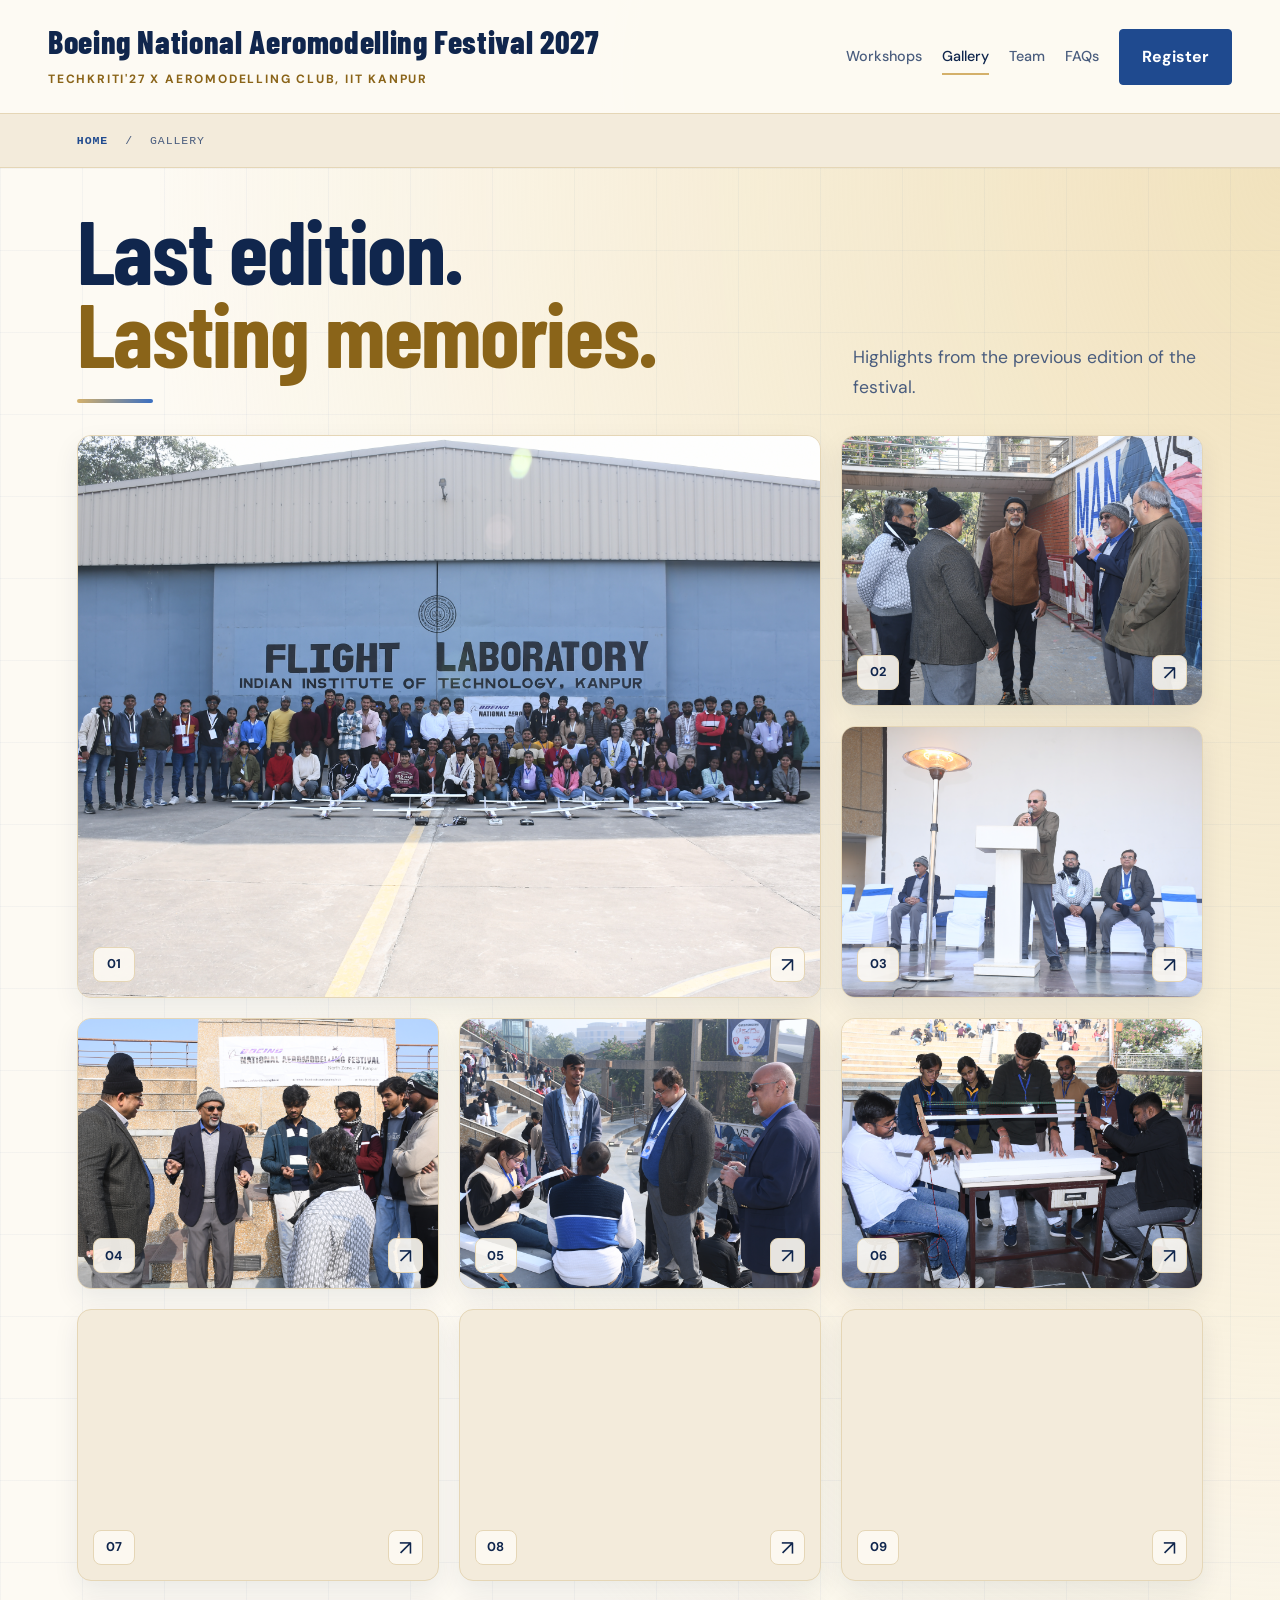
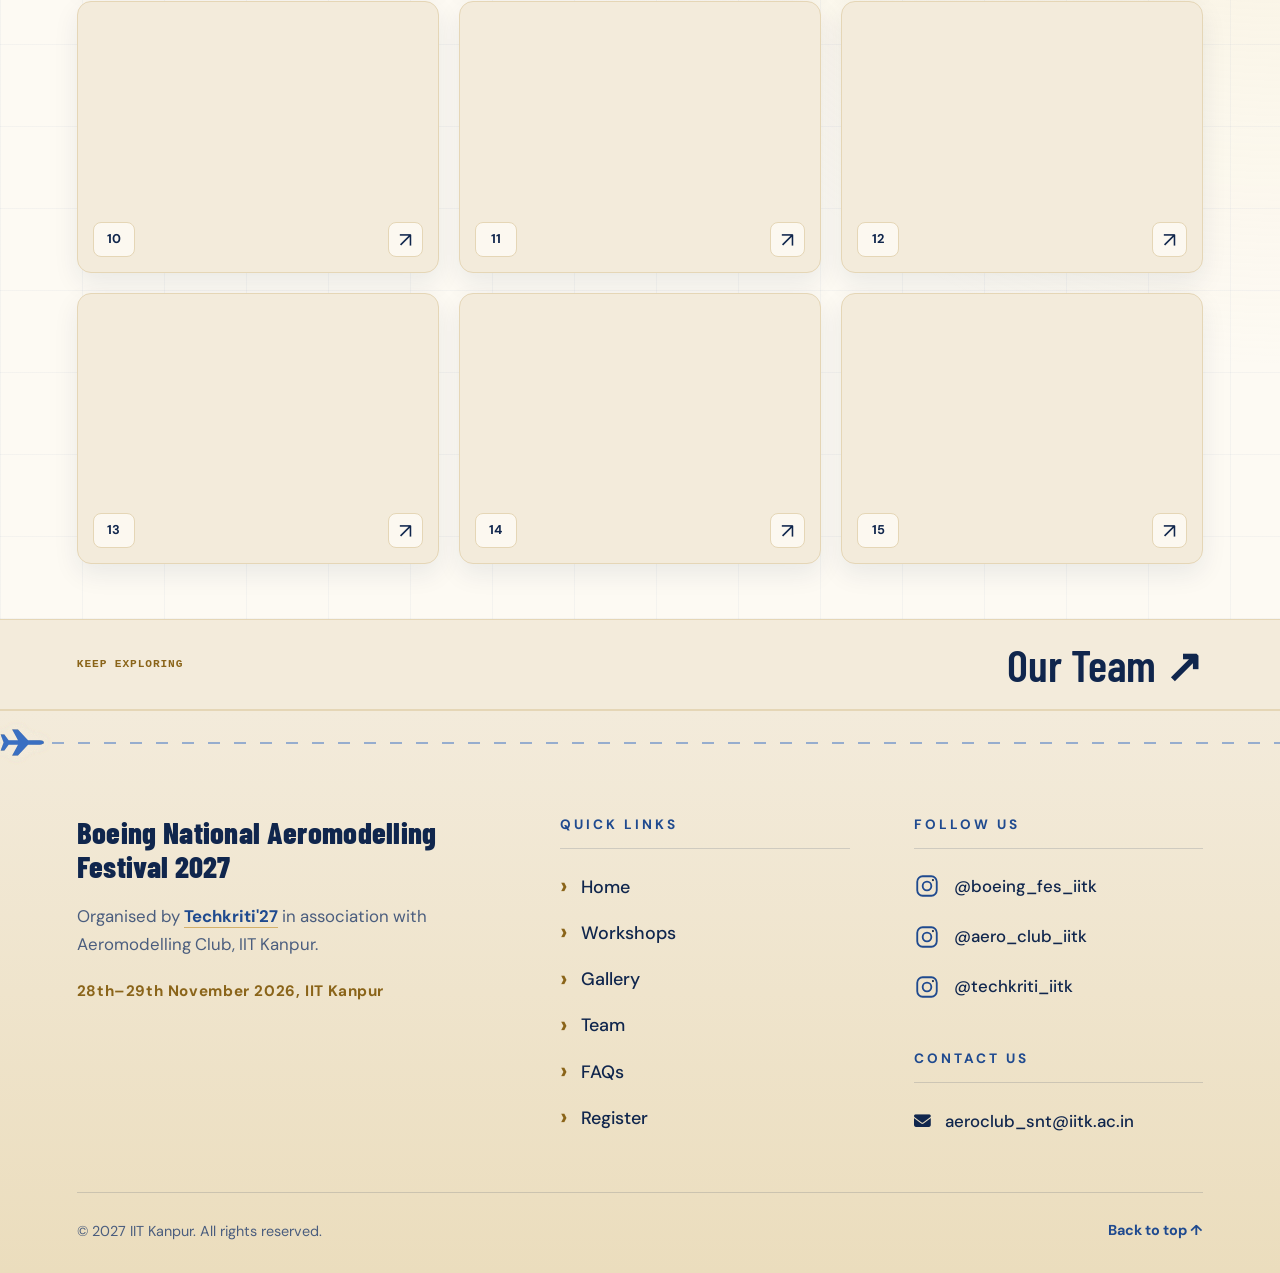
<file: gallery.html>
<!doctype html>
<html lang="en">
<head>
  <meta charset="UTF-8">
  <meta name="viewport" content="width=device-width, initial-scale=1">
  <meta name="theme-color" content="#fdfaf3">
  <meta name="description" content="Photographs from the last edition of the Boeing National Aeromodelling Festival.">

  <title>Gallery | Boeing National Aeromodelling Festival 2027</title>
  <link rel="stylesheet" href="https://cdnjs.cloudflare.com/ajax/libs/font-awesome/6.5.2/css/all.min.css">
  <link rel="icon" href="assets/favicon.svg" type="image/svg+xml">
  <link rel="preconnect" href="https://fonts.googleapis.com">
  <link rel="preconnect" href="https://fonts.gstatic.com" crossorigin>
  <link rel="stylesheet" href="styles.css">

  <script src="config.js" defer></script>
  <script src="script.js" defer></script>
<style>
.edition-heading{display:flex;align-items:end;justify-content:space-between;gap:28px;margin-bottom:32px}
.edition-heading .page-title{margin:0;font-size:clamp(3.5rem,7vw,6.5rem)}
.edition-heading p{max-width:350px;margin:0;color:var(--muted);font-size:1.1rem;line-height:1.7}
.edition-photos{display:grid;grid-template-columns:repeat(3,minmax(0,1fr));gap:20px}
.edition-photo{position:relative;display:block;width:100%;aspect-ratio:4/3;padding:0;overflow:hidden;cursor:pointer;border:1px solid var(--sand);border-radius:14px;background:var(--beige);box-shadow:0 10px 26px #10264d14;isolation:isolate;transition:transform .3s ease,border-color .3s ease,box-shadow .3s ease}
.edition-photo:first-child{grid-column:span 2;grid-row:span 2;aspect-ratio:auto}
.edition-photo img{display:block;width:100%;height:100%;object-fit:cover;transition:transform .6s ease}
.edition-photo:hover{transform:translateY(-3px);border-color:var(--gold);box-shadow:0 16px 36px #10264d24}
.edition-photo:hover img{transform:scale(1.05)}
.edition-photo:focus-visible{outline:3px solid var(--blue-500);outline-offset:4px}
.photo-number,.photo-expand{position:absolute;z-index:1;bottom:15px;display:grid;place-items:center;height:35px;border:1px solid var(--sand);border-radius:8px;background:#fdfaf3e6;color:var(--navy);pointer-events:none}
.photo-number{left:15px;min-width:42px;padding:0 10px;font:700 .8rem/1 var(--body)}
.photo-expand{right:15px;width:35px;font-size:1.3rem}
.edition-photo.image-unavailable::after{content:"Photo unavailable";position:absolute;inset:0;display:grid;place-items:center;color:var(--muted);font-size:1rem}
.photo-viewer{width:min(1200px,94vw);max-width:94vw;max-height:94vh;padding:16px;overflow:auto;border:1px solid var(--sand);border-radius:16px;background:var(--cream);color:var(--navy)}
.photo-viewer::backdrop{background:#10264dd1;backdrop-filter:blur(8px)}
.viewer-toolbar{display:flex;align-items:center;justify-content:space-between;gap:20px;margin-bottom:14px}
.viewer-toolbar p{margin:0;color:var(--muted);font-size:.95rem}
.viewer-button{display:inline-flex;align-items:center;justify-content:center;min-width:46px;min-height:44px;padding:9px 16px;border:1px solid var(--blue-700);border-radius:8px;background:var(--blue-700);color:#fff;cursor:pointer;font:600 .95rem/1.4 var(--body);transition:background .25s,color .25s,border-color .25s}
.viewer-button:hover{background:var(--gold);border-color:var(--gold);color:var(--navy)}
.viewer-button:focus-visible{outline:3px solid var(--blue-500);outline-offset:3px}
.viewer-stage{display:grid;place-items:center;min-height:200px;border-radius:10px;background:var(--beige);overflow:hidden}
.viewer-stage img{display:block;width:100%;height:min(68vh,760px);object-fit:contain}
.viewer-controls{display:flex;justify-content:space-between;gap:18px;margin-top:14px}
body.edition-viewer-open{overflow:hidden}
@media(max-width:820px){.edition-heading{display:block}.edition-heading p{max-width:none;margin-top:18px;font-size:1rem}.edition-photos{grid-template-columns:repeat(2,minmax(0,1fr));gap:14px}.edition-photo:first-child{grid-column:span 2;grid-row:auto;aspect-ratio:16/9}.edition-photo{border-radius:10px}}
@media(max-width:480px){.edition-photos{grid-template-columns:1fr}.edition-photo:first-child{grid-column:auto;aspect-ratio:4/3}.photo-viewer{padding:12px}.viewer-stage img{height:60vh}}
@media(prefers-reduced-motion:reduce){.edition-photo,.edition-photo img{transition:none}.edition-photo:hover,.edition-photo:hover img{transform:none}}
</style>
</head>

<body class="theme-gallery">
  <a class="skip-link" href="#main">Skip to content</a>

  <div class="scroll-progress" aria-hidden="true"></div>
  <div class="ambient-light" aria-hidden="true"></div>

  <header class="header">

<a class="brand" href="index.html" aria-label="Boeing National Aeromodelling Festival 2027 home"><span class="brand-title">Boeing National Aeromodelling Festival 2027</span><small>TECHKRITI'27 X AEROMODELLING CLUB, IIT KANPUR </small></a>

<button class="menu-toggle" aria-expanded="false" aria-controls="navigation">Explore <span class="menu-bars" aria-hidden="true"></span></button>

<nav id="navigation" aria-label="Main navigation"><a href="workshops.html">Workshops</a><a href="gallery.html" aria-current="page">Gallery</a><a href="team.html">Team</a><a href="faq.html">FAQs</a><a class="button small" href="register.html">Register</a></nav>

</header>

  <main id="main">
    <div class="page-breadcrumb mono">
      <a href="index.html">HOME</a>
      <span>/</span>
      GALLERY
    </div>

    <section class="section gallery" aria-labelledby="gallery-title">
      <div class="edition-heading">
        <h1 class="page-title" id="gallery-title">
          Last edition.<br>
          <em>Lasting memories.</em>
        </h1>

        <p>Highlights from the previous edition of the festival.</p>
      </div>

      <div class="edition-photos" id="edition-photos"></div>

      <noscript>
        <p>Enable JavaScript to view the photographs.</p>
      </noscript>
    </section>

    <div class="page-next">
      <span class="mono">KEEP EXPLORING</span>
      <a href="team.html">Our Team ↗</a>
    </div>
  </main>

  <footer class="techkriti-footer">
  <div class="flight-lane" aria-hidden="true">
    <span class="lane-line"></span>
    <span class="lane-plane p1"><svg viewBox="0 0 64 40" focusable="false" aria-hidden="true"><path d="M61 20c0-2-3-3-6-3H39L25 2h-8l8 15H12L6 9H1l4 11-4 11h5l6-8h13l-8 15h8l14-15h16c3 0 6-1 6-3Z"/></svg></span>
    <span class="lane-plane p2"><svg viewBox="0 0 64 40" focusable="false" aria-hidden="true"><path d="M61 20c0-2-3-3-6-3H39L25 2h-8l8 15H12L6 9H1l4 11-4 11h5l6-8h13l-8 15h8l14-15h16c3 0 6-1 6-3Z"/></svg></span>
    <span class="lane-plane p3"><svg viewBox="0 0 64 40" focusable="false" aria-hidden="true"><path d="M61 20c0-2-3-3-6-3H39L25 2h-8l8 15H12L6 9H1l4 11-4 11h5l6-8h13l-8 15h8l14-15h16c3 0 6-1 6-3Z"/></svg></span>
  </div>

  <div class="tf-grid">
    <div class="tf-about">
      <p class="tf-title">Boeing National Aeromodelling Festival 2027</p>
      <p class="tf-presented">Organised by <a href="https://techkriti.org/" target="_blank" rel="noopener noreferrer">Techkriti'27</a> in association with Aeromodelling Club, IIT Kanpur.</p>
      <p class="tf-meta">28th–29th November 2026, IIT Kanpur</p>
    </div>

    <nav class="tf-col" aria-labelledby="tf-quick">
      <h2 class="tf-heading" id="tf-quick">Quick Links</h2>
      <ul class="tf-list tf-links-list">
        <li><a href="index.html">Home</a></li>
        <li><a href="workshops.html">Workshops</a></li>
        <li><a href="gallery.html">Gallery</a></li>
        <li><a href="team.html">Team</a></li>
        <li><a href="faq.html">FAQs</a></li>
        <li><a href="register.html">Register</a></li>
      </ul>
    </nav>

    <div class="tf-col">
      <h2 class="tf-heading" id="tf-follow">Follow Us</h2>
      <ul class="tf-list tf-social">
        <li><a href="https://www.instagram.com/boeing_fes_iitk?cplk=MWZzdzNvazE0OWd0eA==/" target="_blank" rel="noopener noreferrer" aria-label="Instagram: @boeing_fes_iitk"><svg viewBox="0 0 24 24" aria-hidden="true"><rect x="3" y="3" width="18" height="18" rx="5"/><circle cx="12" cy="12" r="4"/><circle cx="17.5" cy="6.5" r="1" fill="currentColor" stroke="none"/></svg><span>@boeing_fes_iitk</span></a></li>
        <li><a href="https://www.instagram.com/aero_club_iitk?stkn=MXhlc2lqOWwxZTV2Yg==/" target="_blank" rel="noopener noreferrer" aria-label="Instagram: @aero_club_iitk"><svg viewBox="0 0 24 24" aria-hidden="true"><rect x="3" y="3" width="18" height="18" rx="5"/><circle cx="12" cy="12" r="4"/><circle cx="17.5" cy="6.5" r="1" fill="currentColor" stroke="none"/></svg><span>@aero_club_iitk</span></a></li>
        <li><a href="https://www.instagram.com/techkriti.iitk?stkn=a3dnM20zMXR4cjg1/" target="_blank" rel="noopener noreferrer" aria-label="Instagram: @techkriti.iitk"><svg viewBox="0 0 24 24" aria-hidden="true"><rect x="3" y="3" width="18" height="18" rx="5"/><circle cx="12" cy="12" r="4"/><circle cx="17.5" cy="6.5" r="1" fill="currentColor" stroke="none"/></svg><span>@techkriti_iitk</span></a></li>
      </ul>
      <h2 class="tf-heading" id="tf-follow" style="margin-top: 40px;">Contact Us</h2>

<ul class="tf-list tf-social">
    <li>
        <a href="mailto:aeroclub_snt@iitk.ac.in" aria-label="Email Aeromodelling Club IIT Kanpur">
            <i class="fa-solid fa-envelope"></i>
            <span>aeroclub_snt@iitk.ac.in</span>
        </a>
    </li>
</ul>
    </div>
  </div>

  <div class="tf-bottom">
    <p>© 2027 IIT Kanpur. All rights reserved.</p>
    <a class="tf-top-link" href="#main">Back to top ↑</a>
  </div>
</footer>

  <dialog
    class="photo-viewer"
    id="edition-viewer"
    aria-label="Last edition photograph viewer"
  >
    <div class="viewer-toolbar">
      <p id="viewer-counter" aria-live="polite"></p>
      <button
        class="viewer-button"
        id="viewer-close"
        type="button"
        autofocus
      >
        Close ✕
      </button>
    </div>

    <div class="viewer-stage">
      <img id="viewer-image" alt="">
    </div>

    <div class="viewer-controls">
      <button class="viewer-button" id="viewer-prev" type="button">
        ← Previous
      </button>
      <button class="viewer-button" id="viewer-next" type="button">
        Next →
      </button>
    </div>
  </dialog>

  <script>
    (() => {
      const totalImages = 15;
      const grid = document.getElementById("edition-photos");
      const viewer = document.getElementById("edition-viewer");
      const viewerImage = document.getElementById("viewer-image");
      const counter = document.getElementById("viewer-counter");

      let currentImage = 1;
      let lastOpenedButton = null;

      function showImage(number) {
        currentImage = ((number - 1 + totalImages) % totalImages) + 1;
        viewerImage.src = `assets/${currentImage}.jpg`;
        viewerImage.alt =
          `Last edition event photograph ${currentImage}`;
        counter.textContent =
          `Photo ${currentImage} of ${totalImages}`;
      }

      function openViewer(number, button) {
        lastOpenedButton = button;
        showImage(number);
        viewer.showModal();
        document.body.classList.add("edition-viewer-open");
      }

      for (let number = 1; number <= totalImages; number++) {
        const button = document.createElement("button");
        button.type = "button";
        button.className = "edition-photo";
        button.setAttribute(
          "aria-label",
          `View last edition photograph ${number}`
        );

        const image = new Image();
        image.alt = `Last edition event photograph ${number}`;
        image.loading = number <= 3 ? "eager" : "lazy";
        image.decoding = "async";
        image.src = `assets/${number}.JPG`;

        image.addEventListener("error", () => {
          image.hidden = true;
          button.classList.add("image-unavailable");
        });

        const label = document.createElement("span");
        label.className = "photo-number";
        label.textContent = String(number).padStart(2, "0");
        label.setAttribute("aria-hidden", "true");

        const expand = document.createElement("span");
        expand.className = "photo-expand";
        expand.textContent = "↗";
        expand.setAttribute("aria-hidden", "true");

        button.append(image, label, expand);
        button.addEventListener("click", () => {
          openViewer(number, button);
        });

        grid.append(button);
      }

      document.getElementById("viewer-close")
        .addEventListener("click", () => viewer.close());

      document.getElementById("viewer-prev")
        .addEventListener("click", () => {
          showImage(currentImage - 1);
        });

      document.getElementById("viewer-next")
        .addEventListener("click", () => {
          showImage(currentImage + 1);
        });

      viewer.addEventListener("keydown", (event) => {
        if (event.key === "ArrowLeft") {
          event.preventDefault();
          showImage(currentImage - 1);
        }

        if (event.key === "ArrowRight") {
          event.preventDefault();
          showImage(currentImage + 1);
        }
      });

      viewer.addEventListener("click", (event) => {
        if (event.target !== viewer) return;

        const bounds = viewer.getBoundingClientRect();
        const outside =
          event.clientX < bounds.left ||
          event.clientX > bounds.right ||
          event.clientY < bounds.top ||
          event.clientY > bounds.bottom;

        if (outside) viewer.close();
      });

      viewer.addEventListener("close", () => {
        document.body.classList.remove("edition-viewer-open");
        lastOpenedButton?.focus();
      });
    })();
  </script>
</body>
</html>
</file>
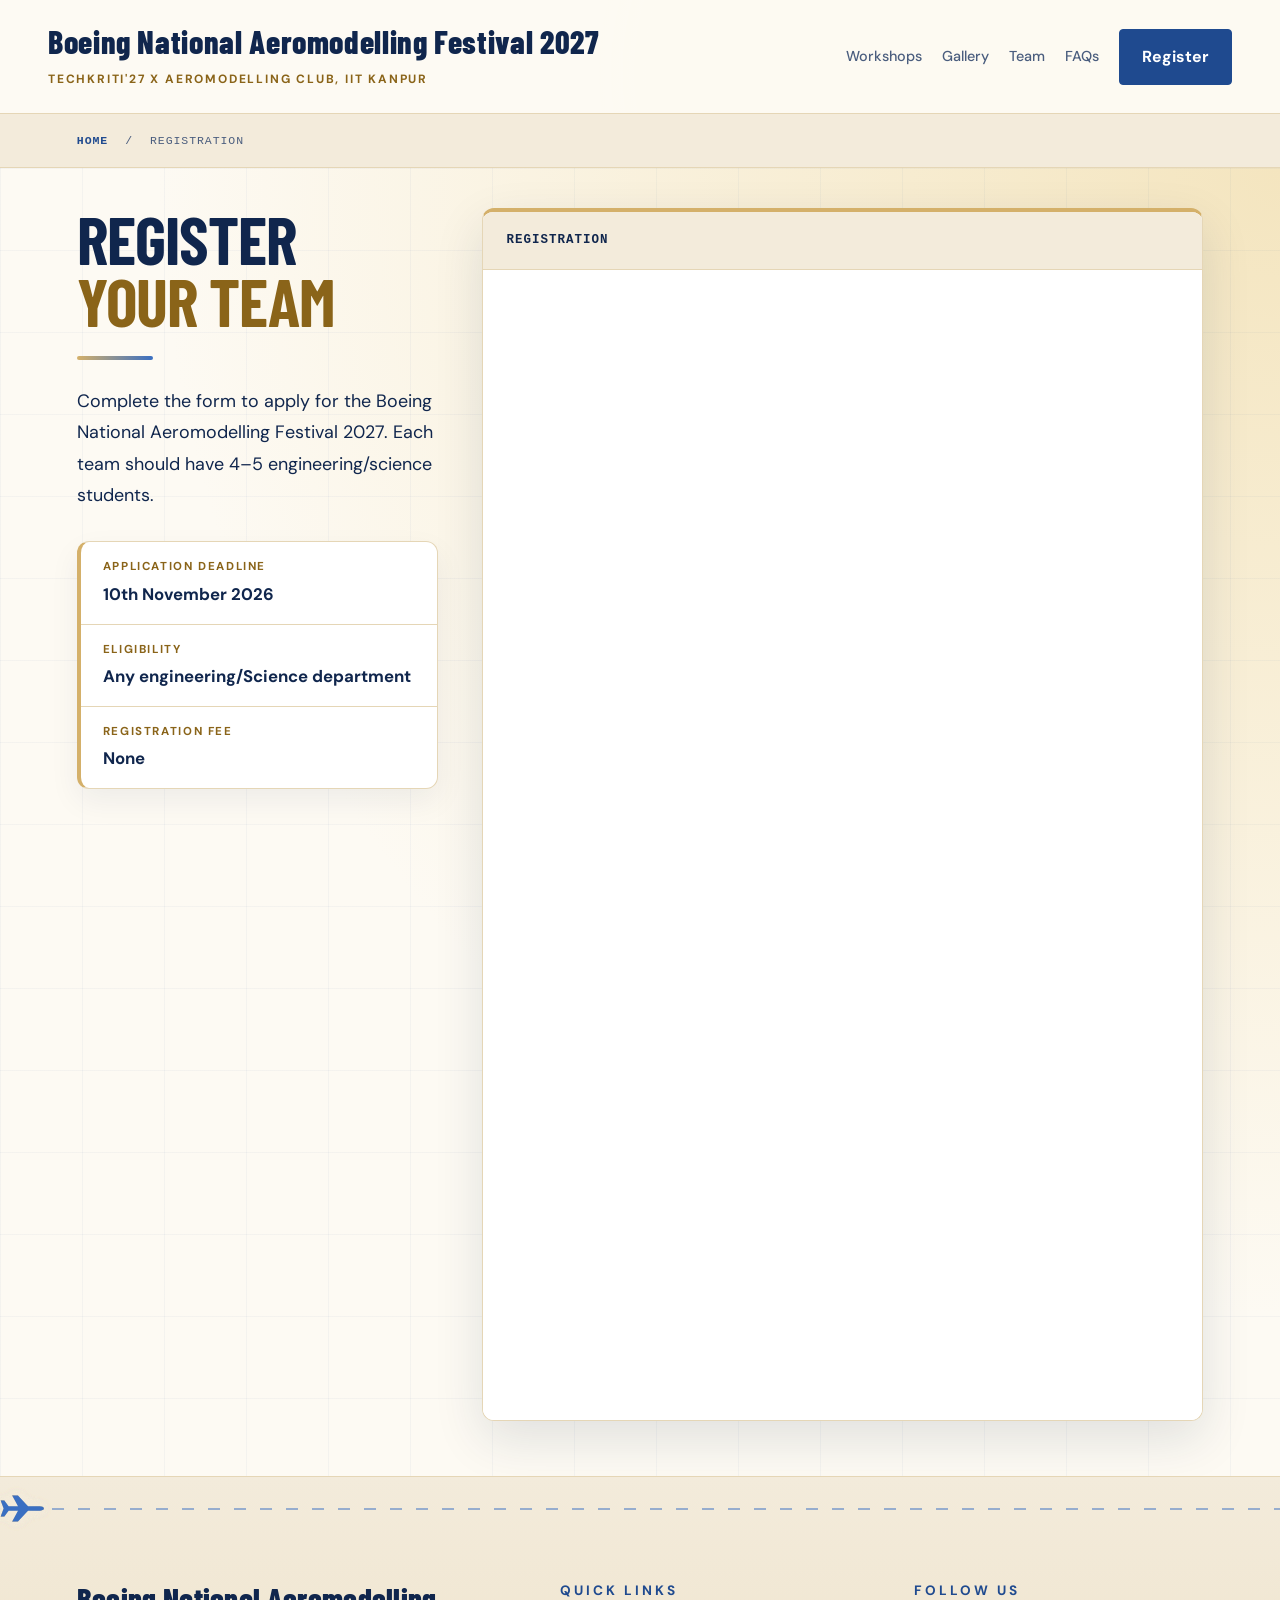
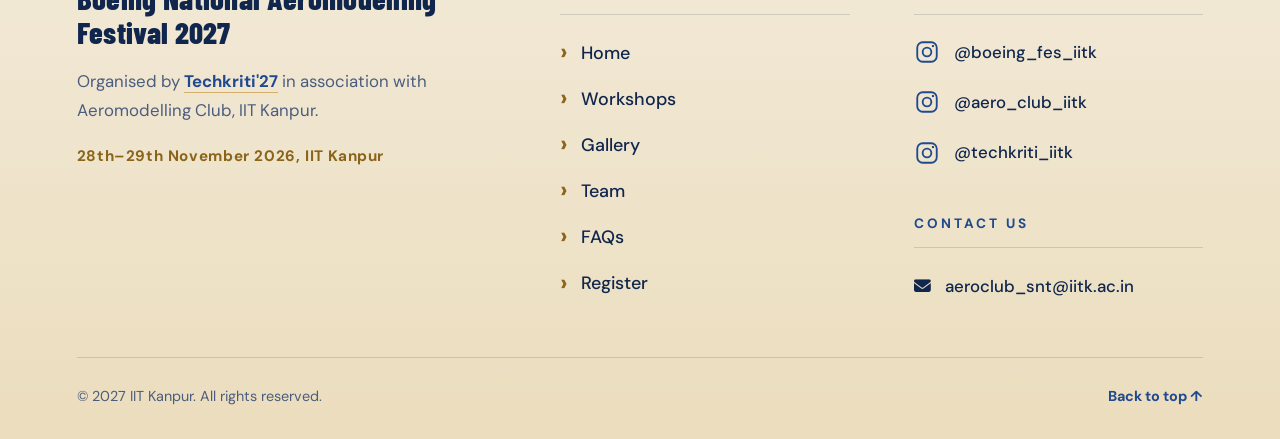
<file: register.html>
<!doctype html>
<html lang="en">
<head>
  <meta charset="UTF-8">
  <meta name="viewport" content="width=device-width, initial-scale=1">
  <meta name="theme-color" content="#fdfaf3">
  <meta name="description" content="Build, fly and explore at the Boeing National Aeromodelling Festival 2027, organised by Techkriti'27.">

  <title>Registration | Boeing National Aeromodelling Festival 2027</title>
  <link rel="stylesheet" href="https://cdnjs.cloudflare.com/ajax/libs/font-awesome/6.5.2/css/all.min.css">
  <link rel="icon" href="assets/favicon.svg" type="image/svg+xml">
  <link rel="preconnect" href="https://fonts.googleapis.com">
  <link rel="preconnect" href="https://fonts.gstatic.com" crossorigin>
  <link rel="stylesheet" href="styles.css">

  <script src="config.js" defer></script>
  <script src="script.js" defer></script>
<style>
.registration-layout{position:relative;z-index:1;display:grid;grid-template-columns:minmax(0,1fr) minmax(0,2fr);gap:44px;align-items:start}
.registration-layout>div{min-width:0}
.registration .page-title{font-size:clamp(3rem,5.2vw,5.6rem)}
.registration-intro{margin-top:26px;font-size:1.12rem;line-height:1.75;color:var(--ink)}
.reg-facts{margin:30px 0 0;padding:0;display:grid;gap:0;background:var(--white);border:1px solid var(--sand);border-left:4px solid var(--gold);border-radius:12px;box-shadow:0 12px 30px #10264d10}
.reg-facts>div{padding:16px 22px;border-top:1px solid var(--sand)}
.reg-facts>div:first-child{border-top:0}
.reg-facts dt{font-size:.72rem;font-weight:700;letter-spacing:.14em;text-transform:uppercase;color:var(--gold-deep)}
.reg-facts dd{margin:4px 0 0;font-size:1.05rem;font-weight:700;color:var(--navy)}
.registration-form-card{width:100%;overflow:hidden;border:1px solid var(--sand);border-top:4px solid var(--gold);border-radius:12px;background:var(--white);box-shadow:0 18px 50px #10264d1f}
.registration-form-card .pass-top{padding:18px 24px;background:var(--beige);color:var(--navy);border-bottom:1px solid var(--sand);font-weight:700}
.embedded-registration-form{display:block;width:100%;height:1150px;border:0;background:#fff;color-scheme:light}
@media(max-width:820px){.registration-layout{grid-template-columns:1fr;gap:30px}.registration-form-card{max-width:none;margin-inline:auto}.embedded-registration-form{height:1250px}}
</style>
</head>

<body class="theme-register">
  <a class="skip-link" href="#main">Skip to content</a>

  <div class="scroll-progress" aria-hidden="true"></div>
  <div class="ambient-light" aria-hidden="true"></div>

  <header class="header">

<a class="brand" href="index.html" aria-label="Boeing National Aeromodelling Festival 2027 home"><span class="brand-title">Boeing National Aeromodelling Festival 2027</span><small>TECHKRITI'27 X AEROMODELLING CLUB, IIT KANPUR </small></a>

<button class="menu-toggle" aria-expanded="false" aria-controls="navigation">Explore <span class="menu-bars" aria-hidden="true"></span></button>

<nav id="navigation" aria-label="Main navigation"><a href="workshops.html">Workshops</a><a href="gallery.html">Gallery</a><a href="team.html">Team</a><a href="faq.html">FAQs</a><a class="button small" href="register.html" aria-current="page">Register</a></nav>

</header>

  <main id="main">
    <span class="chapter-ghost" aria-hidden="true">05</span>

    <div class="page-breadcrumb mono">
      <a href="index.html">HOME</a>
      <span>/</span>
      REGISTRATION
    </div>

    <section class="section registration" id="register">
      <div class="registration-layout">
        <div>
          
          <h1 class="page-title">
            REGISTER<br>
            <em>YOUR TEAM</em>
          </h1>

          <p class="registration-intro">
            Complete the form to apply for the Boeing National
            Aeromodelling Festival 2027. Each team should have 4–5
            engineering/science students.
          </p>

          <dl class="reg-facts">
            <div><dt>Application deadline</dt><dd>10th November 2026</dd></div>
            <div><dt>Eligibility</dt><dd>Any engineering/Science department</dd></div>
            <div><dt>Registration fee</dt><dd>None</dd></div>
          </dl>
        </div>

        <div class="registration-form-card">
          <div class="pass-top mono">
            <span>REGISTRATION</span>
          </div>

          <iframe
            class="embedded-registration-form"
            src="https://docs.google.com/forms/d/e/1FAIpQLSdjcXpi-GJ1yKkDoz4HoIPY8r44tOmZX1VLE191KksDyIiPyg/viewform?embedded=true"
            title="Boeing National Aeromodelling Festival registration form"
            referrerpolicy="strict-origin-when-cross-origin"
          >
            Loading registration form…
          </iframe>
        </div>
      </div>
    </section>
  </main>

  <footer class="techkriti-footer">
  <div class="flight-lane" aria-hidden="true">
    <span class="lane-line"></span>
    <span class="lane-plane p1"><svg viewBox="0 0 64 40" focusable="false" aria-hidden="true"><path d="M61 20c0-2-3-3-6-3H39L25 2h-8l8 15H12L6 9H1l4 11-4 11h5l6-8h13l-8 15h8l14-15h16c3 0 6-1 6-3Z"/></svg></span>
    <span class="lane-plane p2"><svg viewBox="0 0 64 40" focusable="false" aria-hidden="true"><path d="M61 20c0-2-3-3-6-3H39L25 2h-8l8 15H12L6 9H1l4 11-4 11h5l6-8h13l-8 15h8l14-15h16c3 0 6-1 6-3Z"/></svg></span>
    <span class="lane-plane p3"><svg viewBox="0 0 64 40" focusable="false" aria-hidden="true"><path d="M61 20c0-2-3-3-6-3H39L25 2h-8l8 15H12L6 9H1l4 11-4 11h5l6-8h13l-8 15h8l14-15h16c3 0 6-1 6-3Z"/></svg></span>
  </div>

  <div class="tf-grid">
    <div class="tf-about">
      <p class="tf-title">Boeing National Aeromodelling Festival 2027</p>
      <p class="tf-presented">Organised by <a href="https://techkriti.org/" target="_blank" rel="noopener noreferrer">Techkriti'27</a> in association with Aeromodelling Club, IIT Kanpur.</p>
      <p class="tf-meta">28th–29th November 2026, IIT Kanpur</p>
    </div>

    <nav class="tf-col" aria-labelledby="tf-quick">
      <h2 class="tf-heading" id="tf-quick">Quick Links</h2>
      <ul class="tf-list tf-links-list">
        <li><a href="index.html">Home</a></li>
        <li><a href="workshops.html">Workshops</a></li>
        <li><a href="gallery.html">Gallery</a></li>
        <li><a href="team.html">Team</a></li>
        <li><a href="faq.html">FAQs</a></li>
        <li><a href="register.html">Register</a></li>
      </ul>
    </nav>

    <div class="tf-col">
      <h2 class="tf-heading" id="tf-follow">Follow Us</h2>
      <ul class="tf-list tf-social">
        <li><a href="https://www.instagram.com/boeing_fes_iitk?cplk=MWZzdzNvazE0OWd0eA==/" target="_blank" rel="noopener noreferrer" aria-label="Instagram: @boeing_fes_iitk"><svg viewBox="0 0 24 24" aria-hidden="true"><rect x="3" y="3" width="18" height="18" rx="5"/><circle cx="12" cy="12" r="4"/><circle cx="17.5" cy="6.5" r="1" fill="currentColor" stroke="none"/></svg><span>@boeing_fes_iitk</span></a></li>
        <li><a href="https://www.instagram.com/aero_club_iitk?stkn=MXhlc2lqOWwxZTV2Yg==/" target="_blank" rel="noopener noreferrer" aria-label="Instagram: @aero_club_iitk"><svg viewBox="0 0 24 24" aria-hidden="true"><rect x="3" y="3" width="18" height="18" rx="5"/><circle cx="12" cy="12" r="4"/><circle cx="17.5" cy="6.5" r="1" fill="currentColor" stroke="none"/></svg><span>@aero_club_iitk</span></a></li>
        <li><a href="https://www.instagram.com/techkriti.iitk?stkn=a3dnM20zMXR4cjg1/" target="_blank" rel="noopener noreferrer" aria-label="Instagram: @techkriti.iitk"><svg viewBox="0 0 24 24" aria-hidden="true"><rect x="3" y="3" width="18" height="18" rx="5"/><circle cx="12" cy="12" r="4"/><circle cx="17.5" cy="6.5" r="1" fill="currentColor" stroke="none"/></svg><span>@techkriti_iitk</span></a></li>
      </ul>
      <h2 class="tf-heading" id="tf-follow" style="margin-top: 40px;">Contact Us</h2>

<ul class="tf-list tf-social">
    <li>
        <a href="mailto:aeroclub_snt@iitk.ac.in" aria-label="Email Aeromodelling Club IIT Kanpur">
            <i class="fa-solid fa-envelope"></i>
            <span>aeroclub_snt@iitk.ac.in</span>
        </a>
    </li>
</ul>
    </div>
  </div>

  <div class="tf-bottom">
    <p>© 2027 IIT Kanpur. All rights reserved.</p>
    <a class="tf-top-link" href="#main">Back to top ↑</a>
  </div>
</footer>
</body>
</html>
</file>
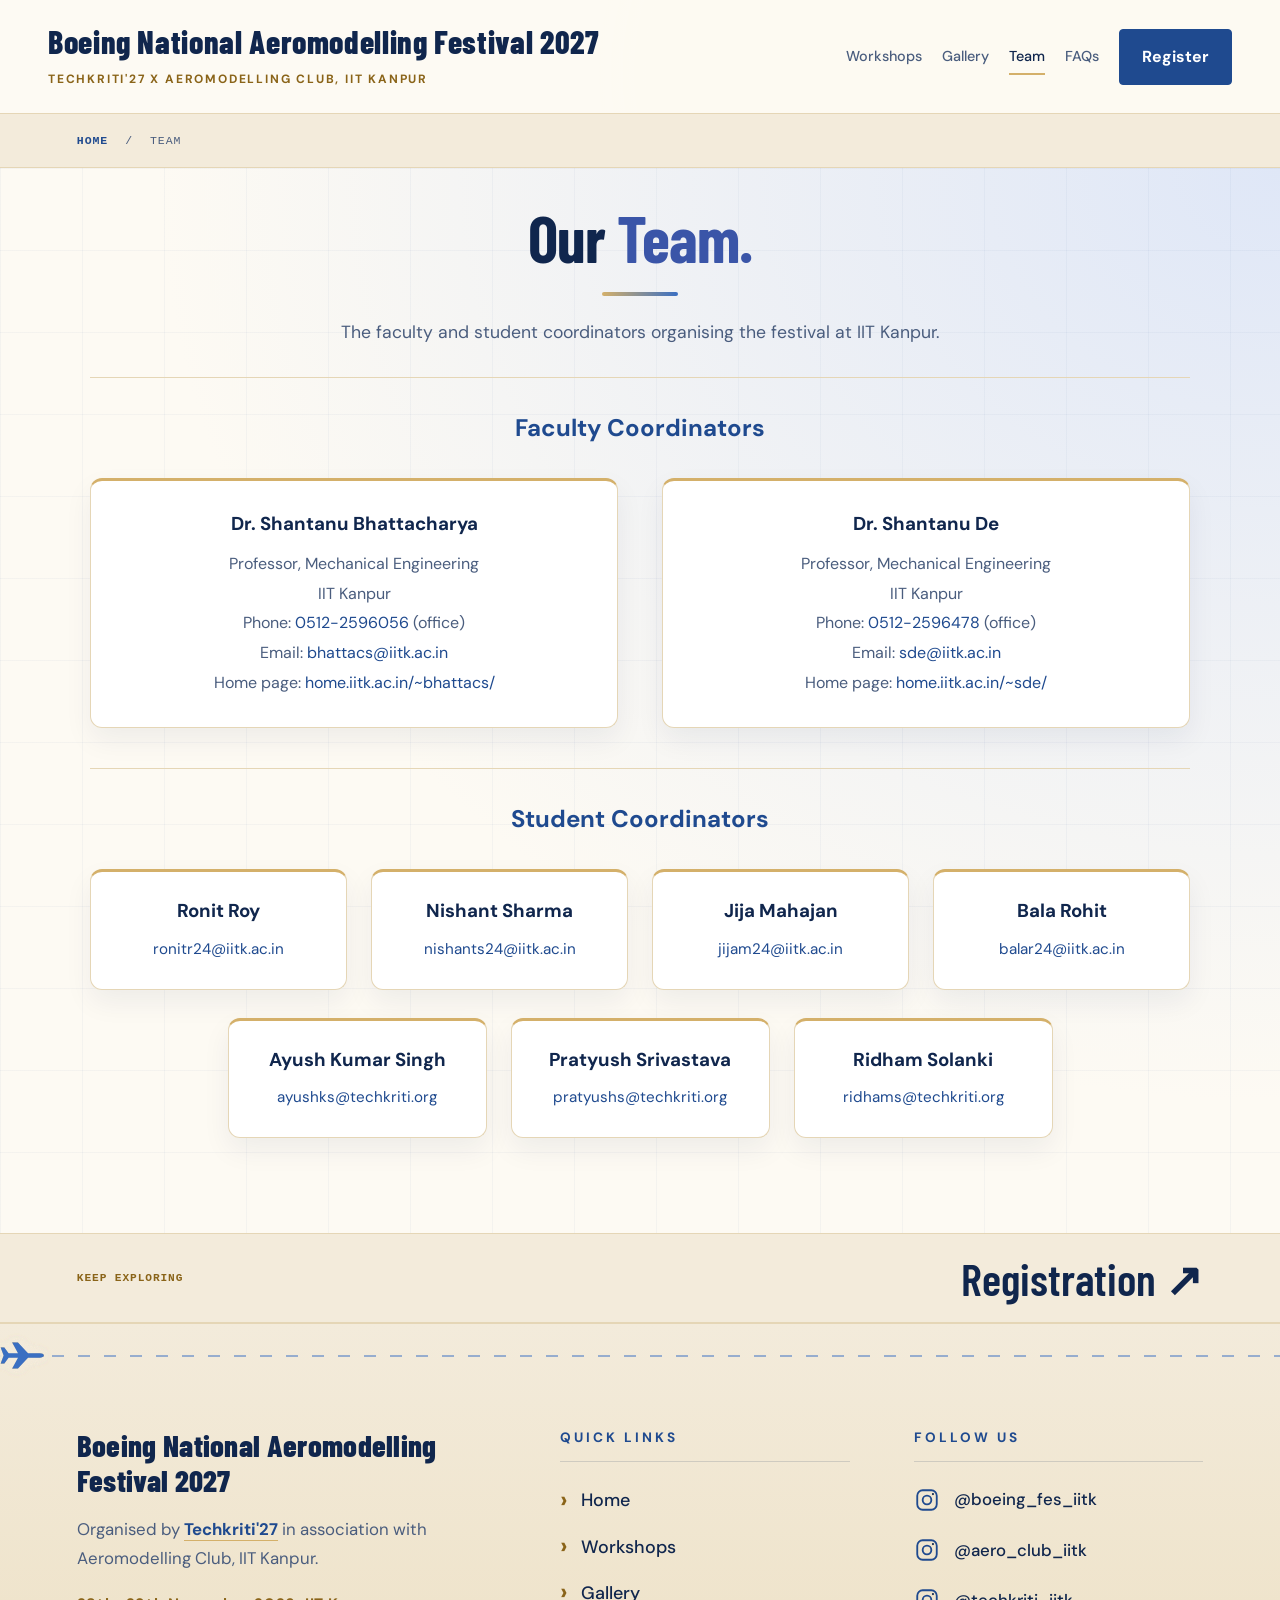
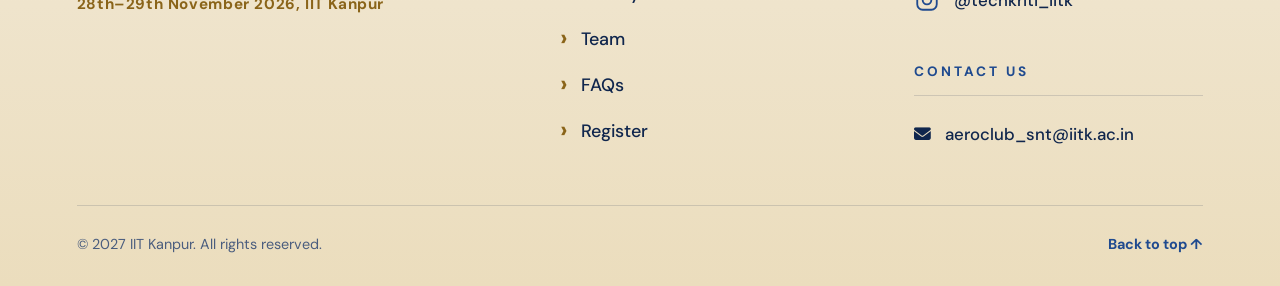
<file: team.html>
<!doctype html>
<html lang="en">
<head>
<meta charset="UTF-8"><meta name="viewport" content="width=device-width, initial-scale=1">
<meta name="theme-color" content="#fdfaf3"><meta name="description" content="Build, fly and explore at the Boeing National Aeromodelling Festival 2027, organised by Techkriti'27.">
<title>Team | Boeing National Aeromodelling Festival 2027</title>
<link rel="stylesheet" href="https://cdnjs.cloudflare.com/ajax/libs/font-awesome/6.5.2/css/all.min.css">
<link rel="icon" href="assets/favicon.svg" type="image/svg+xml">
<link rel="preconnect" href="https://fonts.googleapis.com"><link rel="preconnect" href="https://fonts.gstatic.com" crossorigin><link rel="stylesheet" href="styles.css"><script src="config.js" defer></script><script src="script.js" defer></script>
<style>
.team-directory{max-width:1100px;margin:0 auto;text-align:center}
.team-directory .section-heading{display:block;margin-bottom:30px}
.team-directory .page-title{font-size:clamp(3rem,5vw,5rem)}
.team-directory .page-title:after{margin-inline:auto}
.team-directory .section-heading>p{max-width:none;margin:22px auto 0;font-size:1.1rem}
.coordinator-section{padding:34px 0 40px;border-top:1px solid var(--sand)}
.coordinator-section h2{font:700 1.5rem/1.35 var(--body);letter-spacing:0;color:var(--blue-700);margin:0 0 34px;text-align:center}
.faculty-list,.student-list{list-style:none;margin:0;padding:0;display:grid;align-items:start;gap:32px 24px}
.faculty-list{grid-template-columns:repeat(2,minmax(0,1fr));column-gap:44px}
.student-list{grid-template-columns:repeat(4,minmax(0,1fr))}
.faculty-list>li,.student-list>li{min-width:0;text-align:center}
.faculty-list>li,.student-list>li{background:var(--white);border:1px solid var(--sand);border-top:3px solid var(--gold);border-radius:12px;padding:26px 18px;box-shadow:0 12px 28px #10264d10;transition:transform .3s ease,box-shadow .3s ease}
.faculty-list>li:hover,.student-list>li:hover{transform:translateY(-4px);box-shadow:0 20px 40px #10264d1c}
.faculty-list>li{padding:30px 22px}
.coordinator-name,.student-list .student-name{font:700 1.17rem/1.4 var(--body);letter-spacing:0;margin:0 0 12px;color:var(--navy);text-align:center}
.coordinator-details{margin:0;font-style:normal;font-size:1rem;line-height:1.85;color:var(--muted);text-align:center}
.coordinator-details p{margin:0;color:inherit;text-align:center}
.coordinator-details a,.student-list a{color:var(--blue-700);overflow-wrap:anywhere;text-underline-offset:4px}
.coordinator-details a:hover,.student-list a:hover{color:var(--navy);text-decoration:underline}
.student-list a{display:block;font-size:.95rem;line-height:1.7}
.additional-students{grid-template-columns:repeat(3,minmax(0,1fr));max-width:825px;margin:28px auto 0}
@media(max-width:900px){.student-list{grid-template-columns:repeat(2,minmax(0,1fr))}}
@media(max-width:600px){.faculty-list{grid-template-columns:1fr;gap:24px}.team-directory .page-title{font-size:3.3rem}.coordinator-section{padding:26px 0}.coordinator-section h2{font-size:1.3rem}.coordinator-details{font-size:.95rem}}
@media(max-width:500px){.student-list,.additional-students{grid-template-columns:1fr}}
@media(prefers-reduced-motion:reduce){.faculty-list>li,.student-list>li{transition:none}.faculty-list>li:hover,.student-list>li:hover{transform:none}}
</style>
</head>

<body class="theme-team">
<a class="skip-link" href="#main">Skip to content</a>
<div class="scroll-progress" aria-hidden="true"></div>
<div class="ambient-light" aria-hidden="true"></div>

<header class="header">

<a class="brand" href="index.html" aria-label="Boeing National Aeromodelling Festival 2027 home"><span class="brand-title">Boeing National Aeromodelling Festival 2027</span><small>TECHKRITI'27 X AEROMODELLING CLUB, IIT KANPUR </small></a>

<button class="menu-toggle" aria-expanded="false" aria-controls="navigation">Explore <span class="menu-bars" aria-hidden="true"></span></button>

<nav id="navigation" aria-label="Main navigation"><a href="workshops.html">Workshops</a><a href="gallery.html">Gallery</a><a href="team.html" aria-current="page">Team</a><a href="faq.html">FAQs</a><a class="button small" href="register.html">Register</a></nav>

</header>

<main id="main">
  <div class="page-breadcrumb mono">
    <a href="index.html">HOME</a><span>/</span>TEAM
  </div>

  <section class="section team" id="team">
    <div class="team-directory">
      <div class="section-heading">
        <h1 class="page-title">Our <em>Team.</em></h1>
        <p>The faculty and student coordinators organising the festival at IIT Kanpur.</p>
      </div>

      <!-- Edit faculty details below. -->
      <section class="coordinator-section" aria-labelledby="faculty-heading">
        <h2 id="faculty-heading">Faculty Coordinators</h2>

        <ol class="faculty-list">
          <li>
            <h3 class="coordinator-name">Dr. Shantanu Bhattacharya</h3>
            <address class="coordinator-details">
              <p>Professor, Mechanical Engineering</p>
              <p>IIT Kanpur</p>
              <p>Phone: <a href="tel:+915122596056">0512-2596056</a> (office)</p>
              <p>Email: <a href="mailto:bhattacs@iitk.ac.in">bhattacs@iitk.ac.in</a></p>
              <p>Home page: <a href="http://home.iitk.ac.in/~bhattacs/" target="_blank" rel="noopener noreferrer">home.iitk.ac.in/~bhattacs/</a></p>
            </address>
          </li>

          <li>
            <h3 class="coordinator-name">Dr. Shantanu De</h3>
            <address class="coordinator-details">
              <p>Professor, Mechanical Engineering</p>
              <p>IIT Kanpur</p>
              <p>Phone: <a href="tel:+915122596478">0512-2596478</a> (office)</p>
              <p>Email: <a href="mailto:sde@iitk.ac.in">sde@iitk.ac.in</a></p>
              <p>Home page: <a href="http://home.iitk.ac.in/~sde/" target="_blank" rel="noopener noreferrer">home.iitk.ac.in/~sde/</a></p>
            </address>
          </li>
        </ol>
      </section>

      <!-- Edit student details below. -->
      <section class="coordinator-section" aria-labelledby="students-heading">
        <h2 id="students-heading">Student Coordinators</h2>

        <ul class="student-list">
          <li>
            <h3 class="student-name">Ronit Roy</h3>
            <a href="mailto:ronitr24@iitk.ac.in">ronitr24@iitk.ac.in</a>
          </li>

          <li>
            <h3 class="student-name">Nishant Sharma</h3>
            <a href="mailto:nishants24@iitk.ac.in">nishants24@iitk.ac.in</a>
          </li>

          <li>
            <h3 class="student-name">Jija Mahajan</h3>
            <a href="mailto:jijam24@iitk.ac.in">jijam24@iitk.ac.in</a>
          </li>

          <li>
            <h3 class="student-name">Bala Rohit</h3>
            <a href="mailto:balar24@iitk.ac.in">balar24@iitk.ac.in</a>
          </li>
        </ul>

        <ul class="student-list additional-students">
          <li>
            <h3 class="student-name">Ayush Kumar Singh</h3>
            <a href="mailto:ayushks23@iitk.ac.in">ayushks@techkriti.org</a>
          </li>

          <li>
            <h3 class="student-name">Pratyush Srivastava</h3>
            <a href="mailto:spratyush23@iitk.ac.in">pratyushs@techkriti.org</a>
          </li>

          <li>
            <h3 class="student-name">Ridham Solanki</h3>
            <a href="mailto:ridhamds23@iitk.ac.in">ridhams@techkriti.org</a>
          </li>
        </ul>
      </section>
    </div>
  </section>

  <div class="page-next">
    <span class="mono">KEEP EXPLORING</span>
    <a href="register.html">Registration ↗</a>
  </div>
</main>

<footer class="techkriti-footer">
  <div class="flight-lane" aria-hidden="true">
    <span class="lane-line"></span>
    <span class="lane-plane p1"><svg viewBox="0 0 64 40" focusable="false" aria-hidden="true"><path d="M61 20c0-2-3-3-6-3H39L25 2h-8l8 15H12L6 9H1l4 11-4 11h5l6-8h13l-8 15h8l14-15h16c3 0 6-1 6-3Z"/></svg></span>
    <span class="lane-plane p2"><svg viewBox="0 0 64 40" focusable="false" aria-hidden="true"><path d="M61 20c0-2-3-3-6-3H39L25 2h-8l8 15H12L6 9H1l4 11-4 11h5l6-8h13l-8 15h8l14-15h16c3 0 6-1 6-3Z"/></svg></span>
    <span class="lane-plane p3"><svg viewBox="0 0 64 40" focusable="false" aria-hidden="true"><path d="M61 20c0-2-3-3-6-3H39L25 2h-8l8 15H12L6 9H1l4 11-4 11h5l6-8h13l-8 15h8l14-15h16c3 0 6-1 6-3Z"/></svg></span>
  </div>

  <div class="tf-grid">
    <div class="tf-about">
      <p class="tf-title">Boeing National Aeromodelling Festival 2027</p>
      <p class="tf-presented">Organised by <a href="https://techkriti.org/" target="_blank" rel="noopener noreferrer">Techkriti'27</a> in association with Aeromodelling Club, IIT Kanpur.</p>
      <p class="tf-meta">28th–29th November 2026, IIT Kanpur</p>
    </div>

    <nav class="tf-col" aria-labelledby="tf-quick">
      <h2 class="tf-heading" id="tf-quick">Quick Links</h2>
      <ul class="tf-list tf-links-list">
        <li><a href="index.html">Home</a></li>
        <li><a href="workshops.html">Workshops</a></li>
        <li><a href="gallery.html">Gallery</a></li>
        <li><a href="team.html">Team</a></li>
        <li><a href="faq.html">FAQs</a></li>
        <li><a href="register.html">Register</a></li>
      </ul>
    </nav>

    <div class="tf-col">
      <h2 class="tf-heading" id="tf-follow">Follow Us</h2>
      <ul class="tf-list tf-social">
        <li><a href="https://www.instagram.com/boeing_fes_iitk?cplk=MWZzdzNvazE0OWd0eA==/" target="_blank" rel="noopener noreferrer" aria-label="Instagram: @boeing_fes_iitk"><svg viewBox="0 0 24 24" aria-hidden="true"><rect x="3" y="3" width="18" height="18" rx="5"/><circle cx="12" cy="12" r="4"/><circle cx="17.5" cy="6.5" r="1" fill="currentColor" stroke="none"/></svg><span>@boeing_fes_iitk</span></a></li>
        <li><a href="https://www.instagram.com/aero_club_iitk?stkn=MXhlc2lqOWwxZTV2Yg==/" target="_blank" rel="noopener noreferrer" aria-label="Instagram: @aero_club_iitk"><svg viewBox="0 0 24 24" aria-hidden="true"><rect x="3" y="3" width="18" height="18" rx="5"/><circle cx="12" cy="12" r="4"/><circle cx="17.5" cy="6.5" r="1" fill="currentColor" stroke="none"/></svg><span>@aero_club_iitk</span></a></li>
        <li><a href="https://www.instagram.com/techkriti.iitk?stkn=a3dnM20zMXR4cjg1/" target="_blank" rel="noopener noreferrer" aria-label="Instagram: @techkriti.iitk"><svg viewBox="0 0 24 24" aria-hidden="true"><rect x="3" y="3" width="18" height="18" rx="5"/><circle cx="12" cy="12" r="4"/><circle cx="17.5" cy="6.5" r="1" fill="currentColor" stroke="none"/></svg><span>@techkriti_iitk</span></a></li>
      </ul>
      <h2 class="tf-heading" id="tf-follow" style="margin-top: 40px;">Contact Us</h2>

<ul class="tf-list tf-social">
    <li>
        <a href="mailto:aeroclub_snt@iitk.ac.in" aria-label="Email Aeromodelling Club IIT Kanpur">
            <i class="fa-solid fa-envelope"></i>
            <span>aeroclub_snt@iitk.ac.in</span>
        </a>
    </li>
</ul>
    </div>
  </div>

  <div class="tf-bottom">
    <p>© 2027 IIT Kanpur. All rights reserved.</p>
    <a class="tf-top-link" href="#main">Back to top ↑</a>
  </div>
</footer>
</body>
</html>
</file>
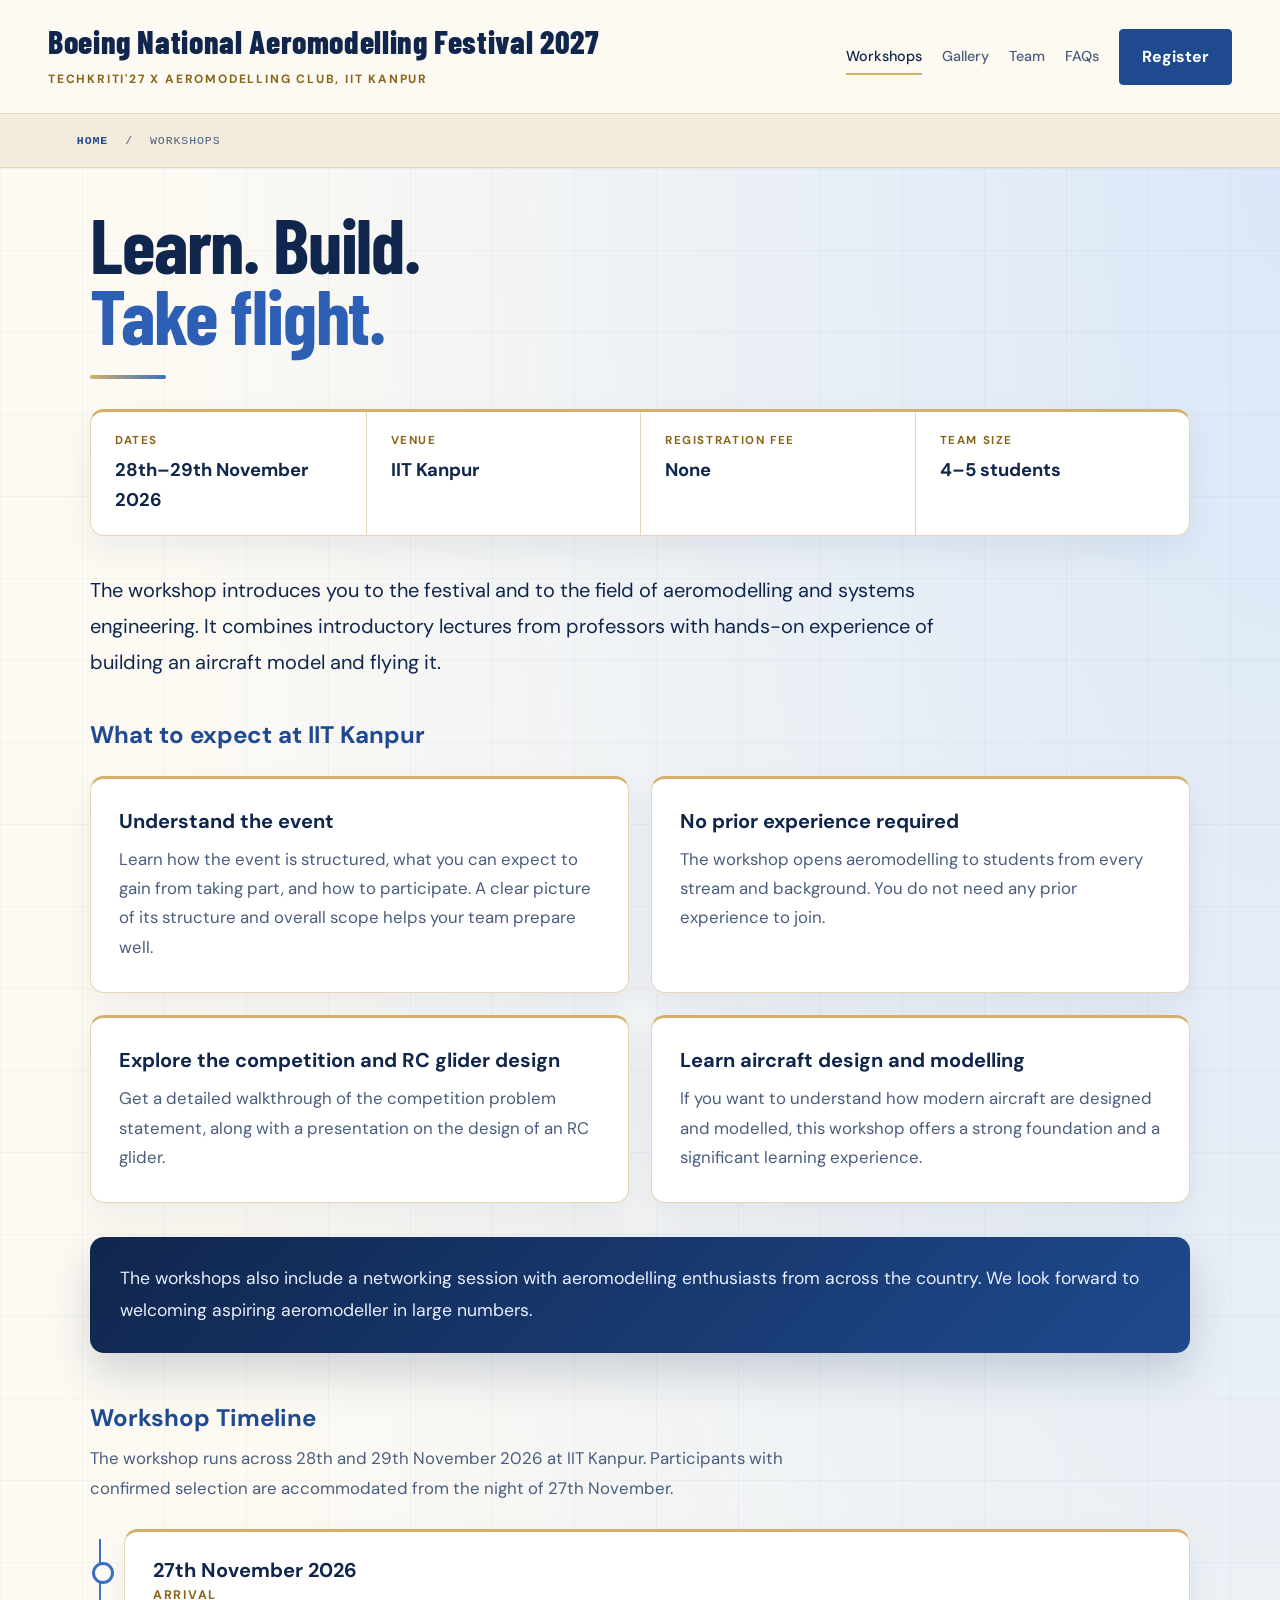
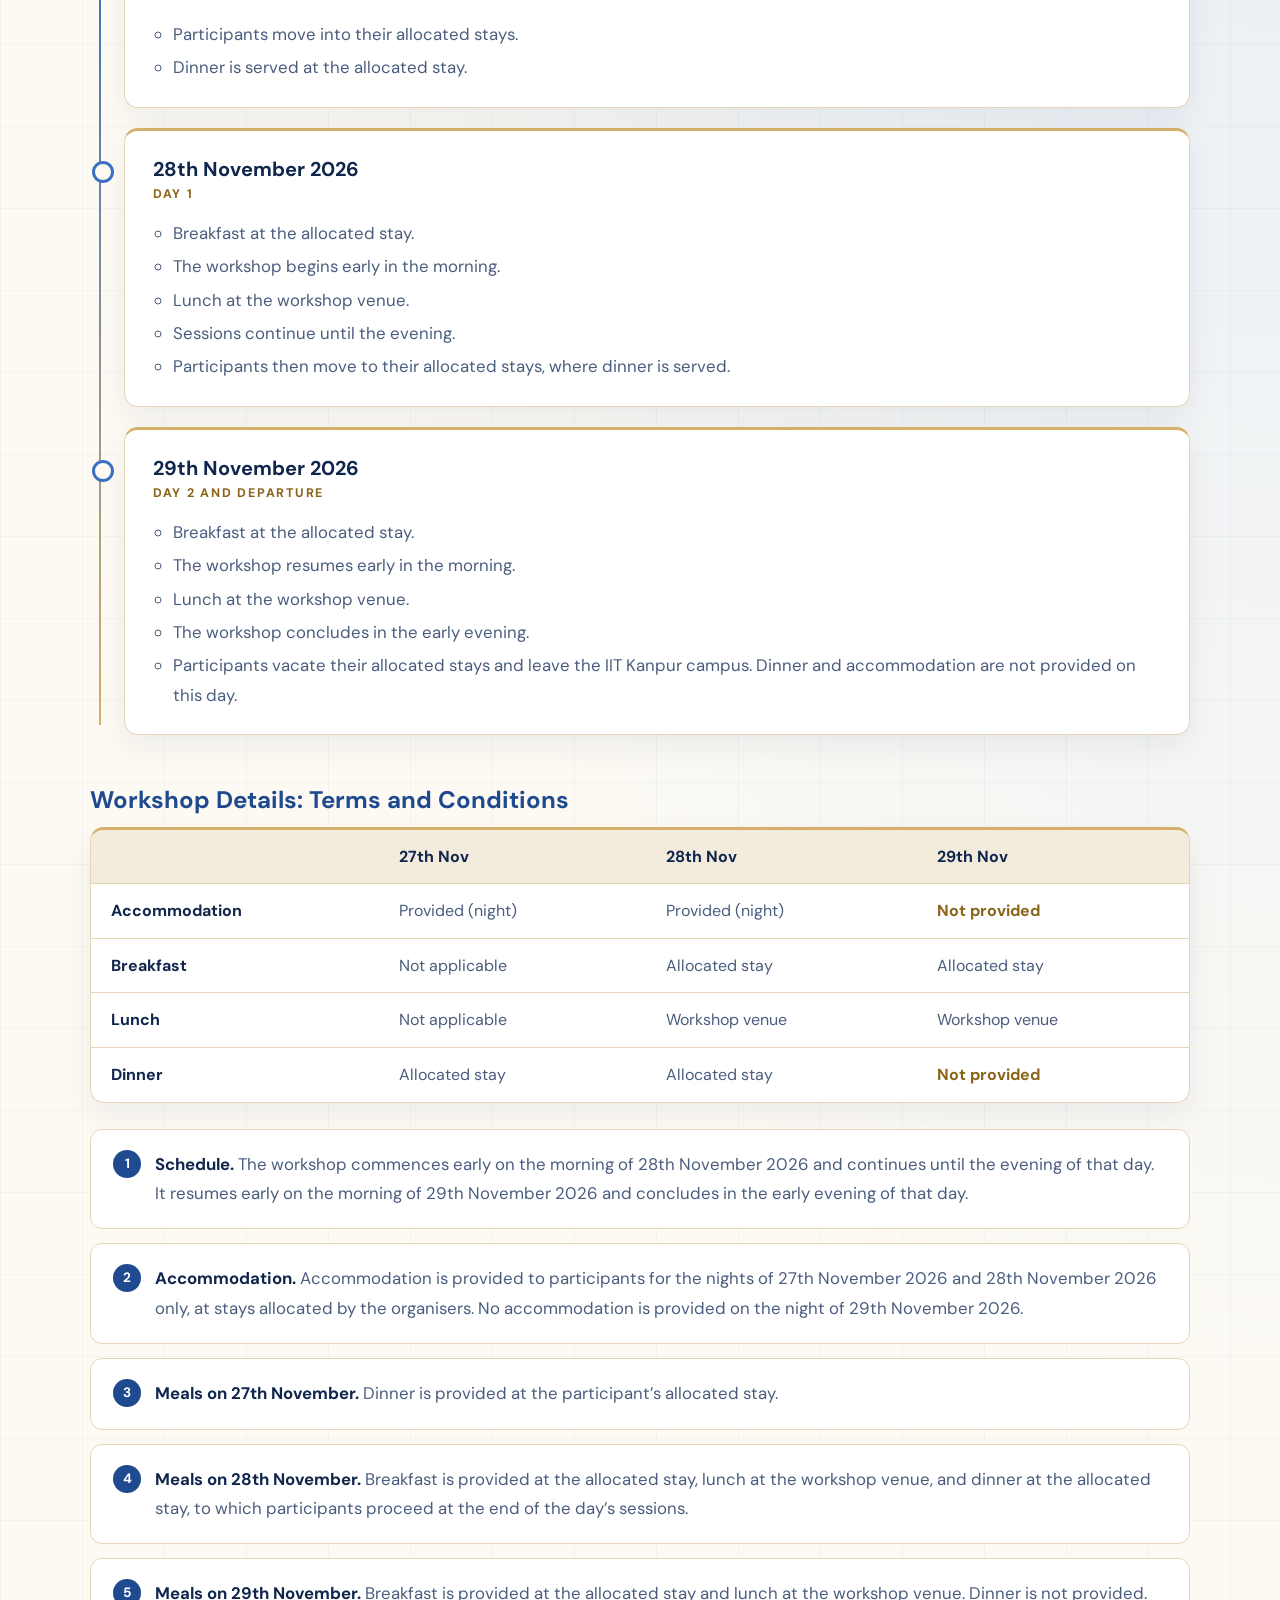
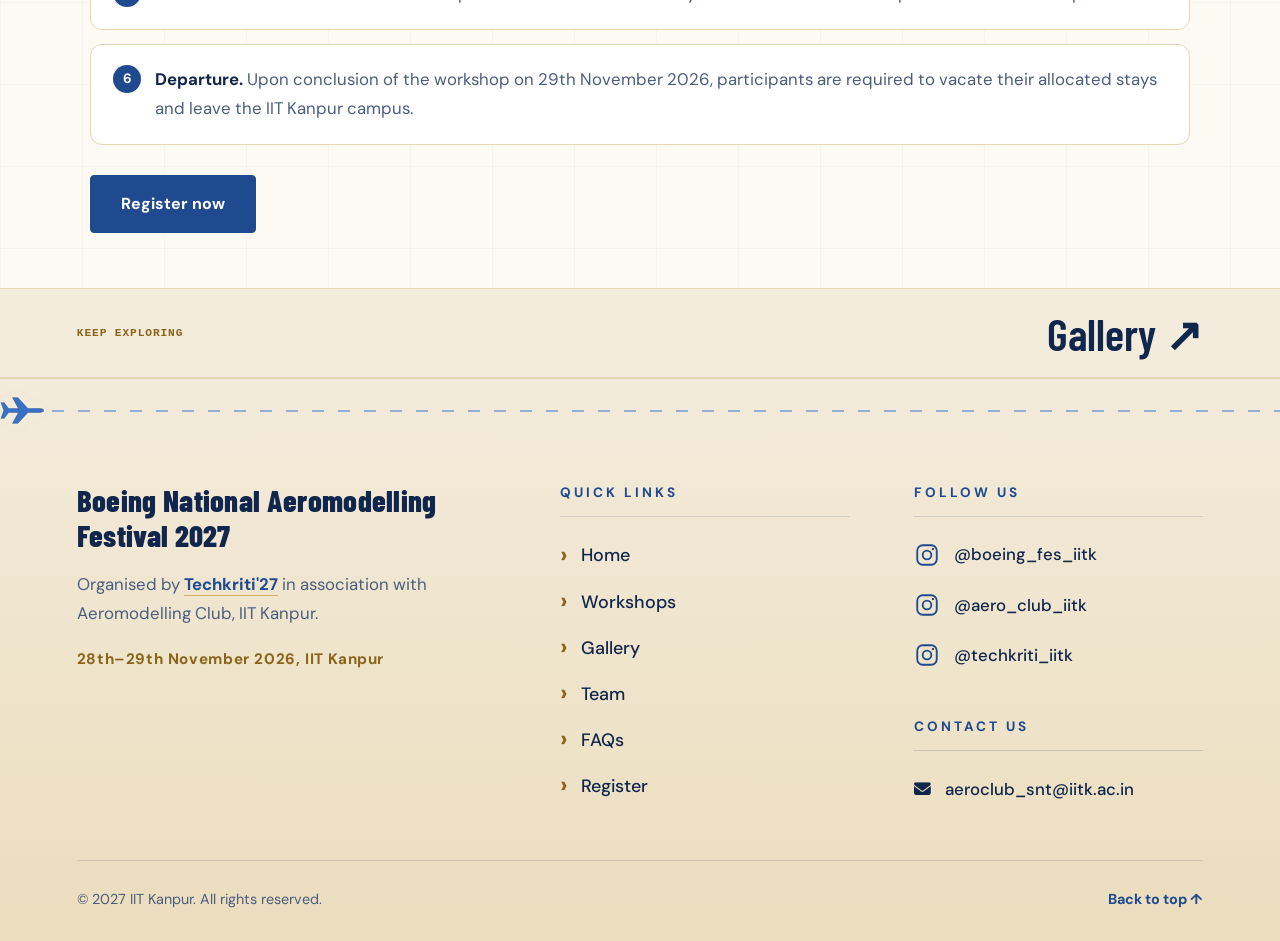
<file: workshops.html>
<!doctype html>
<html lang="en">
<head>
  <meta charset="UTF-8">
  <meta name="viewport" content="width=device-width, initial-scale=1">
  <meta name="theme-color" content="#fdfaf3">
  <meta name="description" content="Explore aeromodelling and system engineering through introductory lectures, aircraft model building and flying at IIT Kanpur.">

  <title>Workshops | Boeing National Aeromodelling Festival 2027</title>
  <link rel="stylesheet" href="https://cdnjs.cloudflare.com/ajax/libs/font-awesome/6.5.2/css/all.min.css">
  <link rel="icon" href="assets/favicon.svg" type="image/svg+xml">
  <link rel="preconnect" href="https://fonts.googleapis.com">
  <link rel="preconnect" href="https://fonts.gstatic.com" crossorigin>
  <link rel="stylesheet" href="styles.css">

  <script src="config.js" defer></script>
  <script src="script.js" defer></script>
<style>
.workshop-overview{max-width:1100px;margin:0 auto}
.workshop-overview .section-heading{display:block;margin-bottom:30px}
.workshop-overview .page-title{margin:0;font-size:clamp(3.5rem,6vw,5.5rem)}
.fact-bar{display:grid;grid-template-columns:repeat(4,minmax(0,1fr));margin:0 0 36px;padding:0;background:var(--white);border:1px solid var(--sand);border-top:3px solid var(--gold);border-radius:14px;box-shadow:0 14px 34px #10264d12;overflow:hidden}
.fact-bar>div{padding:20px 24px;border-left:1px solid var(--sand)}
.fact-bar>div:first-child{border-left:0}
.fact-bar dt{font-size:.72rem;font-weight:700;letter-spacing:.14em;text-transform:uppercase;color:var(--gold-deep)}
.fact-bar dd{margin:6px 0 0;font-size:1.15rem;font-weight:700;color:var(--navy)}
.workshop-introduction{margin-bottom:38px}
.workshop-introduction p{margin:0;color:var(--ink);font-size:1.25rem;line-height:1.8;max-width:900px}
.workshop-points-title{margin:0 0 24px;color:var(--blue-700);font:700 1.5rem/1.4 var(--body);letter-spacing:0}
.workshop-points{display:grid;grid-template-columns:repeat(2,minmax(0,1fr));gap:22px;margin:0;padding:0;list-style:none}
.workshop-points>li{position:relative;padding:28px 28px 30px;background:var(--white);border:1px solid var(--sand);border-top:3px solid var(--gold);border-radius:14px;box-shadow:0 12px 30px #10264d10;transition:transform .3s ease,box-shadow .3s ease}
.workshop-points>li:hover{transform:translateY(-4px);box-shadow:0 20px 40px #10264d1c}
.workshop-points h3{margin:0 0 10px;color:var(--navy);font:700 1.25rem/1.4 var(--body);letter-spacing:0}
.workshop-points p{margin:0;color:var(--muted);font-size:1.05rem;line-height:1.75}
.workshop-closing{margin-top:34px;padding:26px 30px;border-radius:14px;background:linear-gradient(135deg,#10264d,#1f4a8f);box-shadow:0 20px 44px #10264d2e}
.workshop-closing p{margin:0;color:#e6eefb;font-size:1.1rem;line-height:1.8}
.workshop-registration{display:flex;justify-content:flex-start;margin-top:30px}
@media(max-width:900px){.fact-bar{grid-template-columns:repeat(2,minmax(0,1fr))}.fact-bar>div:nth-child(3){border-left:0}.fact-bar>div:nth-child(n+3){border-top:1px solid var(--sand)}}
@media(max-width:820px){.workshop-points{grid-template-columns:1fr}.workshop-introduction p{font-size:1.08rem}.workshop-points p,.workshop-closing p{font-size:1rem}.workshop-points-title{font-size:1.25rem}.workshop-points h3{font-size:1.12rem}.workshop-closing{padding:22px}}
@media(prefers-reduced-motion:reduce){.workshop-points>li{transition:none}.workshop-points>li:hover{transform:none}}
.workshop-schedule{margin-top:48px}
.workshop-schedule>h2,.workshop-terms>h2{margin:0 0 10px;color:var(--blue-700);font:700 1.5rem/1.4 var(--body);letter-spacing:0}
.workshop-schedule>p{margin:0 0 26px;max-width:760px;font-size:1.05rem;line-height:1.75}
.timeline{list-style:none;margin:0;padding:0 0 0 34px;position:relative}
.timeline:before{content:'';position:absolute;left:9px;top:10px;bottom:10px;width:2px;background:linear-gradient(var(--blue-500),var(--gold))}
.timeline>li{position:relative;padding:24px 28px;background:var(--white);border:1px solid var(--sand);border-top:3px solid var(--gold);border-radius:14px;box-shadow:0 12px 30px #10264d10}
.timeline>li+li{margin-top:20px}
.timeline>li:before{content:'';position:absolute;left:-33px;top:30px;width:16px;height:16px;border-radius:50%;background:var(--cream);border:3px solid var(--blue-500)}
.timeline h3{margin:0;color:var(--navy);font:700 1.25rem/1.4 var(--body);letter-spacing:0}
.timeline .day-sub{margin:2px 0 14px;color:var(--gold-deep);font-size:.78rem;font-weight:700;letter-spacing:.14em;text-transform:uppercase}
.timeline ul{margin:0;padding-left:20px;color:var(--muted);font-size:1.05rem;line-height:1.75}
.timeline ul li+li{margin-top:4px}
.workshop-terms{margin-top:48px;scroll-margin-top:24px}
.table-scroll{overflow-x:auto;margin:0 0 26px;background:var(--white);border:1px solid var(--sand);border-top:3px solid var(--gold);border-radius:14px;box-shadow:0 12px 30px #10264d10}
.stay-table{width:100%;min-width:620px;border-collapse:collapse;font-size:1rem}
.stay-table th,.stay-table td{padding:14px 20px;text-align:left;border-top:1px solid var(--sand);color:var(--muted);vertical-align:top}
.stay-table thead th{border-top:0;background:var(--beige);color:var(--navy);font-weight:700}
.stay-table tbody th{color:var(--navy);font-weight:700;white-space:nowrap}
.stay-table .no{color:var(--gold-deep);font-weight:700}
.terms-list{margin:0;padding:0;list-style:none;counter-reset:term;display:grid;gap:14px}
.terms-list>li{counter-increment:term;position:relative;padding:20px 24px 20px 64px;background:var(--white);border:1px solid var(--sand);border-radius:12px;color:var(--muted);font-size:1.05rem;line-height:1.75}
.terms-list>li:before{content:counter(term);position:absolute;left:22px;top:20px;width:28px;height:28px;border-radius:50%;background:var(--blue-700);color:#fff;font:700 .85rem/28px var(--body);text-align:center}
.terms-list strong{color:var(--navy)}
@media(max-width:600px){.timeline{padding-left:28px}.timeline>li{padding:20px}.timeline>li:before{left:-27px}.terms-list>li{padding:18px 18px 18px 56px}.terms-list>li:before{left:16px;top:18px}}
</style>
</head>

<body class="theme-workshops">
  <a class="skip-link" href="#main">Skip to content</a>

  <div class="scroll-progress" aria-hidden="true"></div>
  <div class="ambient-light" aria-hidden="true"></div>

  <header class="header">

<a class="brand" href="index.html" aria-label="Boeing National Aeromodelling Festival 2027 home"><span class="brand-title">Boeing National Aeromodelling Festival 2027</span><small>TECHKRITI'27 X AEROMODELLING CLUB, IIT KANPUR </small></a>

<button class="menu-toggle" aria-expanded="false" aria-controls="navigation">Explore <span class="menu-bars" aria-hidden="true"></span></button>

<nav id="navigation" aria-label="Main navigation"><a href="workshops.html" aria-current="page">Workshops</a><a href="gallery.html">Gallery</a><a href="team.html">Team</a><a href="faq.html">FAQs</a><a class="button small" href="register.html">Register</a></nav>

</header>

  <main id="main">
    <div class="page-breadcrumb mono">
      <a href="index.html">HOME</a>
      <span>/</span>
      WORKSHOPS
    </div>

    <section
      class="section workshops"
      id="workshops"
      aria-labelledby="workshop-title"
    >
      <div class="workshop-overview">
        <div class="section-heading">
          <h1 class="page-title" id="workshop-title">
            Learn. Build.<br>
            <em>Take flight.</em>
          </h1>
        </div>

        <dl class="fact-bar">
          <div><dt>Dates</dt><dd>28th–29th November 2026</dd></div>
          <div><dt>Venue</dt><dd>IIT Kanpur</dd></div>
          <div><dt>Registration fee</dt><dd>None</dd></div>
          <div><dt>Team size</dt><dd>4–5 students</dd></div>
        </dl>

        <div class="workshop-introduction">
          <p>
            The workshop introduces you to the festival and to the field
            of aeromodelling and systems engineering. It combines
            introductory lectures from professors with hands-on
            experience of building an aircraft model and flying it.
          </p>
        </div>

        <h2 class="workshop-points-title">
          What to expect at IIT Kanpur
        </h2>

        <ul class="workshop-points">
          <li>
            <h3>Understand the event</h3>
            <p>
              Learn how the event is structured, what you can expect to
              gain from taking part, and how to participate. A clear
              picture of its structure and overall scope helps your team
              prepare well.
            </p>
          </li>

          <li>
            <h3>No prior experience required</h3>
            <p>
              The workshop opens aeromodelling to students from every
              stream and background. You do not need any prior
              experience to join.
            </p>
          </li>

          <li>
            <h3>Explore the competition and RC glider design</h3>
            <p>
              Get a detailed walkthrough of the competition problem
              statement, along with a presentation on the design of an
              RC glider.
            </p>
          </li>

          <li>
            <h3>Learn aircraft design and modelling</h3>
            <p>
              If you want to understand how modern aircraft are designed
              and modelled, this workshop offers a strong foundation and
              a significant learning experience.
            </p>
          </li>
        </ul>

        <div class="workshop-closing">
          <p>
            The workshops also include a networking session with
            aeromodelling enthusiasts from across the country. We look
            forward to welcoming aspiring aeromodeller in large
            numbers.
          </p>
        </div>

        <section class="workshop-schedule" id="timeline" aria-labelledby="timeline-title">
          <h2 id="timeline-title">Workshop Timeline</h2>
          <p>The workshop runs across 28th and 29th November 2026 at IIT Kanpur. Participants with confirmed selection are accommodated from the night of 27th November.</p>

          <ol class="timeline">
            <li>
              <h3>27th November 2026</h3>
              <p class="day-sub">Arrival</p>
              <ul>
                <li>Participants move into their allocated stays.</li>
                <li>Dinner is served at the allocated stay.</li>
              </ul>
            </li>
            <li>
              <h3>28th November 2026</h3>
              <p class="day-sub">Day 1</p>
              <ul>
                <li>Breakfast at the allocated stay.</li>
                <li>The workshop begins early in the morning.</li>
                <li>Lunch at the workshop venue.</li>
                <li>Sessions continue until the evening.</li>
                <li>Participants then move to their allocated stays, where dinner is served.</li>
              </ul>
            </li>
            <li>
              <h3>29th November 2026</h3>
              <p class="day-sub">Day 2 and departure</p>
              <ul>
                <li>Breakfast at the allocated stay.</li>
                <li>The workshop resumes early in the morning.</li>
                <li>Lunch at the workshop venue.</li>
                <li>The workshop concludes in the early evening.</li>
                <li>Participants vacate their allocated stays and leave the IIT Kanpur campus. Dinner and accommodation are not provided on this day.</li>
              </ul>
            </li>
          </ol>
        </section>

        <section class="workshop-terms" id="terms" aria-labelledby="terms-title">
          <h2 id="terms-title">Workshop Details: Terms and Conditions</h2>

          <div class="table-scroll">
            <table class="stay-table">
              <thead>
                <tr><th scope="col"></th><th scope="col">27th Nov</th><th scope="col">28th Nov</th><th scope="col">29th Nov</th></tr>
              </thead>
              <tbody>
                <tr><th scope="row">Accommodation</th><td>Provided (night)</td><td>Provided (night)</td><td class="no">Not provided</td></tr>
                <tr><th scope="row">Breakfast</th><td>Not applicable</td><td>Allocated stay</td><td>Allocated stay</td></tr>
                <tr><th scope="row">Lunch</th><td>Not applicable</td><td>Workshop venue</td><td>Workshop venue</td></tr>
                <tr><th scope="row">Dinner</th><td>Allocated stay</td><td>Allocated stay</td><td class="no">Not provided</td></tr>
              </tbody>
            </table>
          </div>

          <ol class="terms-list">
            <li><strong>Schedule.</strong> The workshop commences early on the morning of 28th November 2026 and continues until the evening of that day. It resumes early on the morning of 29th November 2026 and concludes in the early evening of that day.</li>
            <li><strong>Accommodation.</strong> Accommodation is provided to participants for the nights of 27th November 2026 and 28th November 2026 only, at stays allocated by the organisers. No accommodation is provided on the night of 29th November 2026.</li>
            <li><strong>Meals on 27th November.</strong> Dinner is provided at the participant’s allocated stay.</li>
            <li><strong>Meals on 28th November.</strong> Breakfast is provided at the allocated stay, lunch at the workshop venue, and dinner at the allocated stay, to which participants proceed at the end of the day’s sessions.</li>
            <li><strong>Meals on 29th November.</strong> Breakfast is provided at the allocated stay and lunch at the workshop venue. Dinner is not provided.</li>
            <li><strong>Departure.</strong> Upon conclusion of the workshop on 29th November 2026, participants are required to vacate their allocated stays and leave the IIT Kanpur campus.</li>
          </ol>
        </section>

        <div class="workshop-registration">
          <a class="button" href="register.html">
            Register now
          </a>
        </div>
      </div>
    </section>

    <div class="page-next">
      <span class="mono">KEEP EXPLORING</span>
      <a href="gallery.html">Gallery ↗</a>
    </div>
  </main>

  <footer class="techkriti-footer">
  <div class="flight-lane" aria-hidden="true">
    <span class="lane-line"></span>
    <span class="lane-plane p1"><svg viewBox="0 0 64 40" focusable="false" aria-hidden="true"><path d="M61 20c0-2-3-3-6-3H39L25 2h-8l8 15H12L6 9H1l4 11-4 11h5l6-8h13l-8 15h8l14-15h16c3 0 6-1 6-3Z"/></svg></span>
    <span class="lane-plane p2"><svg viewBox="0 0 64 40" focusable="false" aria-hidden="true"><path d="M61 20c0-2-3-3-6-3H39L25 2h-8l8 15H12L6 9H1l4 11-4 11h5l6-8h13l-8 15h8l14-15h16c3 0 6-1 6-3Z"/></svg></span>
    <span class="lane-plane p3"><svg viewBox="0 0 64 40" focusable="false" aria-hidden="true"><path d="M61 20c0-2-3-3-6-3H39L25 2h-8l8 15H12L6 9H1l4 11-4 11h5l6-8h13l-8 15h8l14-15h16c3 0 6-1 6-3Z"/></svg></span>
  </div>

  <div class="tf-grid">
    <div class="tf-about">
      <p class="tf-title">Boeing National Aeromodelling Festival 2027</p>
      <p class="tf-presented">Organised by <a href="https://techkriti.org/" target="_blank" rel="noopener noreferrer">Techkriti'27</a> in association with Aeromodelling Club, IIT Kanpur.</p>
      <p class="tf-meta">28th–29th November 2026, IIT Kanpur</p>
    </div>

    <nav class="tf-col" aria-labelledby="tf-quick">
      <h2 class="tf-heading" id="tf-quick">Quick Links</h2>
      <ul class="tf-list tf-links-list">
        <li><a href="index.html">Home</a></li>
        <li><a href="workshops.html">Workshops</a></li>
        <li><a href="gallery.html">Gallery</a></li>
        <li><a href="team.html">Team</a></li>
        <li><a href="faq.html">FAQs</a></li>
        <li><a href="register.html">Register</a></li>
      </ul>
    </nav>

    <div class="tf-col">
      <h2 class="tf-heading" id="tf-follow">Follow Us</h2>
      <ul class="tf-list tf-social">
        <li><a href="https://www.instagram.com/boeing_fes_iitk?cplk=MWZzdzNvazE0OWd0eA==/" target="_blank" rel="noopener noreferrer" aria-label="Instagram: @boeing_fes_iitk"><svg viewBox="0 0 24 24" aria-hidden="true"><rect x="3" y="3" width="18" height="18" rx="5"/><circle cx="12" cy="12" r="4"/><circle cx="17.5" cy="6.5" r="1" fill="currentColor" stroke="none"/></svg><span>@boeing_fes_iitk</span></a></li>
        <li><a href="https://www.instagram.com/aero_club_iitk?stkn=MXhlc2lqOWwxZTV2Yg==/" target="_blank" rel="noopener noreferrer" aria-label="Instagram: @aero_club_iitk"><svg viewBox="0 0 24 24" aria-hidden="true"><rect x="3" y="3" width="18" height="18" rx="5"/><circle cx="12" cy="12" r="4"/><circle cx="17.5" cy="6.5" r="1" fill="currentColor" stroke="none"/></svg><span>@aero_club_iitk</span></a></li>
        <li><a href="https://www.instagram.com/techkriti.iitk?stkn=a3dnM20zMXR4cjg1/" target="_blank" rel="noopener noreferrer" aria-label="Instagram: @techkriti.iitk"><svg viewBox="0 0 24 24" aria-hidden="true"><rect x="3" y="3" width="18" height="18" rx="5"/><circle cx="12" cy="12" r="4"/><circle cx="17.5" cy="6.5" r="1" fill="currentColor" stroke="none"/></svg><span>@techkriti_iitk</span></a></li>
      </ul>
      <h2 class="tf-heading" id="tf-follow" style="margin-top: 40px;">Contact Us</h2>

<ul class="tf-list tf-social">
    <li>
        <a href="mailto:aeroclub_snt@iitk.ac.in" aria-label="Email Aeromodelling Club IIT Kanpur">
            <i class="fa-solid fa-envelope"></i>
            <span>aeroclub_snt@iitk.ac.in</span>
        </a>
    </li>
</ul>
    </div>
  </div>

  <div class="tf-bottom">
    <p>© 2027 IIT Kanpur. All rights reserved.</p>
    <a class="tf-top-link" href="#main">Back to top ↑</a>
  </div>
</footer>
</body>
</html>
</file>
<file: styles.css>
@import url('https://fonts.googleapis.com/css2?family=Barlow+Condensed:wght@500;600;700;800;900&family=DM+Sans:wght@400;500;600;700&display=swap');
@view-transition{navigation:auto}

/* ==========================================================================
   BNAF 2027 — light theme
   Palette taken from the reference board: night-sky navy, royal and icy blues,
   set against white, beige and golden beige.
   ========================================================================== */
:root{
  --white:#ffffff;
  --cream:#fdfaf3;      /* page background */
  --beige:#f3ebdb;      /* soft panels, footer */
  --sand:#e5d6b6;       /* hairlines on beige */
  --gold-light:#efd9a1; /* golden beige, highlights */
  --gold:#d4b06a;       /* golden beige, accents and buttons */
  --gold-deep:#8a6419;  /* gold that is safe to use as text */
  --blue-100:#e3ecf9;
  --blue-200:#c4d6f1;
  --blue-300:#8fb2e3;
  --blue-500:#3a6fc2;
  --blue-700:#1f4a8f;
  --navy:#10264d;
  --ink:var(--navy);
  --muted:#4a5d7e;
  --line:#10264d1f;
  --display:'Barlow Condensed','Arial Narrow',Impact,sans-serif;
  --body:'DM Sans',Arial,sans-serif;
  --ease:cubic-bezier(.2,.75,.2,1);
}

*{box-sizing:border-box}
html{scroll-behavior:smooth;scroll-padding-top:30px}
body{margin:0;background:var(--cream);color:var(--ink);font:18px/1.6 var(--body);overflow-x:clip;--wash:var(--beige);--page-accent:var(--blue-500)}
[hidden]{display:none!important}
a{color:inherit;text-decoration:none}
button{font:inherit;cursor:pointer;color:inherit}
button,a,summary{touch-action:manipulation;-webkit-tap-highlight-color:transparent}
img,video{display:block;max-width:100%}
h1,h2,h3,p,figure{margin:0}
h1,h2,h3{font-family:var(--display);line-height:.93;letter-spacing:-.015em;color:var(--navy)}
h1,h2{font-weight:700}
h3{font-weight:600}
p{color:var(--muted)}
h2,.page-title{font-size:clamp(3.8rem,6.8vw,7.2rem)}
em{font-style:normal;color:var(--page-accent)}
button:focus-visible,a:focus-visible,summary:focus-visible{outline:3px solid var(--blue-500);outline-offset:5px}
::selection{background:var(--gold-light);color:var(--navy)}
.mono,.eyebrow,.section-label{font:500 .78rem/1.65 ui-monospace,SFMono-Regular,Consolas,monospace;letter-spacing:.08em}
.skip-link{position:fixed;top:-100px;left:20px;z-index:200;padding:12px 20px;background:var(--navy);color:#fff}
.skip-link:focus{top:10px}
.scroll-progress{height:3px;background:linear-gradient(90deg,var(--blue-500),var(--gold));position:fixed;top:0;left:0;z-index:110;transform:scaleX(0);transform-origin:left;width:100%}
.ambient-light{position:fixed;inset:0;pointer-events:none;z-index:-1;background:radial-gradient(ellipse at 90% 8%,#efd9a14d,transparent 55%),radial-gradient(ellipse at 0% 100%,#c4d6f155,transparent 55%)}

/* ---------- Header (shared by every page) ---------- */
.header{position:relative;z-index:50;display:flex;align-items:center;justify-content:space-between;gap:28px;padding:24px 3.75%;min-height:114px;background:rgba(253,250,243,.96);border-bottom:1px solid var(--sand)}
.theme-home .header{position:absolute;left:0;right:0;top:0;border-bottom:0;background:linear-gradient(#fdfaf3 0%,#fdfaf3e6 55%,#fdfaf300 100%)}
.brand{display:block;min-width:0;font:800 clamp(1.9rem,2.5vw,3rem)/1.05 var(--display);letter-spacing:.02em;color:var(--navy)}
.brand-title{display:block}
.brand small{display:block;font:700 .9rem/1.5 var(--body);letter-spacing:.15em;color:var(--gold-deep);margin-top:12px}
.header nav{display:flex;flex-shrink:0;gap:30px;align-items:center;font-size:1rem}
.header nav>a:not(.button){position:relative;padding:10px 0;color:var(--muted);white-space:nowrap;font-weight:500}
.header nav>a:not(.button):after{content:'';height:2px;position:absolute;bottom:3px;left:0;width:100%;background:var(--gold);transform:scaleX(0);transform-origin:left;transition:transform .3s var(--ease)}
.header nav>a:not(.button):hover,.header nav>a:not(.button)[aria-current=page]{color:var(--navy)}
.header nav>a:not(.button):hover:after,.header nav>a:not(.button)[aria-current=page]:after{transform:scaleX(1)}
.menu-toggle{display:none}

/* ---------- Buttons ---------- */
.button{display:inline-flex;align-items:center;justify-content:center;min-height:58px;position:relative;border:1px solid var(--blue-700);background:var(--blue-700);color:#fff;border-radius:4px;padding:15px 30px;font-size:1rem;font-weight:700;transition:background .3s,color .3s,border-color .3s,box-shadow .3s,transform .3s;overflow:hidden}
.button:before{content:'';position:absolute;inset:0;background:linear-gradient(115deg,transparent 20%,#ffffff55 50%,transparent 80%);transform:translateX(-130%);transition:transform .6s}
.button:hover{background:var(--gold);border-color:var(--gold);color:var(--navy);box-shadow:0 10px 30px #d4b06a55;transform:translateY(-3px)}
.button:hover:before{transform:translateX(130%)}
.button.small{min-height:56px;padding:13px 28px;font-size:1rem}
.text-link{display:inline-flex;align-items:center;gap:16px;font-size:.95rem;background:none;border:0;border-bottom:1px solid var(--gold);padding:8px 0;color:var(--navy);font-weight:500;transition:color .3s,border-color .3s}
.text-link:hover{color:var(--blue-500);border-color:var(--blue-500)}
.text-link span{transition:transform .3s}
.text-link:hover span{transform:translate(3px,-3px)}

/* ---------- Homepage hero ---------- */
.hero{position:relative;isolation:isolate;min-height:880px;min-height:max(880px,100svh);padding:230px 6% 165px;overflow:hidden;display:flex;align-items:center}
.hero-media,.hero-shade,.hero-grid{position:absolute;inset:0;width:100%;height:100%;pointer-events:none}
.hero-media{z-index:-5;background:url('assets/hero-poster.jpg') center/cover;transform:scale(1.03);animation:arrival-media 1.8s var(--ease) both}
.hero-media video{width:100%;height:100%;object-fit:cover;object-position:58% center;filter:saturate(.9) contrast(1.02)}
/* Cream wash keeps the dark headline readable and lets the film show on the right. */
.hero-shade{z-index:-4;background:linear-gradient(90deg,#fdfaf3c0 20%,#fdfaf3a9 40%,#fdfaf35c 68%,#fdfaf300 100%),linear-gradient(0deg,#fdfaf3 0%,#fdfaf300 38%)}
.hero-grid{z-index:-3;background-image:linear-gradient(#1f4a8f0d 1px,transparent 1px),linear-gradient(90deg,#1f4a8f0d 1px,transparent 1px);background-size:95px 95px;mask-image:linear-gradient(90deg,#000,transparent)}
.hero-content{width:100%;position:relative;z-index:3}
.hero .eyebrow{color:var(--gold-deep);margin-bottom:24px;font-size:.8rem;font-weight:700}
.hero h1{font-size:clamp(6rem,11.8vw,12.5rem);font-weight:800;line-height:.82;letter-spacing:-.02em;color:var(--navy)}
.title-line{display:block;overflow:hidden;padding-bottom:.09em;margin-bottom:-.09em}
.title-line>span{display:block;animation:title-arrival 1.25s var(--ease) both}
.title-line:nth-child(2)>span{animation-delay:.16s}
.hero h1 em{color:var(--blue-500);font-weight:500}
.hero-lower{display:flex;align-items:flex-end;justify-content:space-between;gap:35px;margin-top:34px;max-width:1080px;animation:fade-up 1s .45s var(--ease) both}
.hero-copy{color:var(--ink);max-width:420px;font-size:1.05rem;line-height:1.6}
.actions{display:flex;align-items:center;gap:27px;flex-wrap:wrap}
.hero-side{position:absolute;right:2%;top:39%;writing-mode:vertical-rl;color:var(--blue-700);font-size:.65rem;font-weight:700}
.hero-bottom{position:absolute;bottom:38px;left:6%;right:6%;display:grid;grid-template-columns:repeat(3,minmax(0,1fr));border:1px solid var(--sand);border-radius:14px;background:#ffffffdb;backdrop-filter:blur(10px);box-shadow:0 18px 44px #10264d1f;overflow:hidden}
.hero-bottom>div{padding:20px 28px;border-left:1px solid var(--sand)}
.hero-bottom>div:first-child{border-left:0}
.hero-bottom .mono{display:block;font-size:.7rem;color:var(--gold-deep);font-weight:700;letter-spacing:.14em;text-transform:uppercase}
.hero-bottom p{font-size:1.05rem;color:var(--navy);margin-top:4px;font-weight:600}
.flight-orbit{position:absolute;right:1%;top:21%;width:clamp(300px,36vw,560px);aspect-ratio:1;border:1px solid #1f4a8f26;border-radius:50%;z-index:-2;display:grid;place-items:center}
.flight-orbit:before,.flight-orbit:after{content:'';position:absolute;border:1px dashed #1f4a8f30;border-radius:50%;inset:8%;animation:orbit-turn 90s linear infinite}
.flight-orbit:after{inset:-7%;border-style:solid;border-color:#d4b06a40}
.flight-orbit i{position:absolute;inset:0;border-radius:50%;animation:orbit-turn 22s linear infinite}
.flight-orbit i:after{content:'';position:absolute;top:0;left:50%;width:9px;height:9px;background:var(--gold);border-radius:50%;box-shadow:0 0 0 5px #d4b06a33}
.flight-orbit b{font:500 clamp(160px,23vw,350px)/1 var(--display);color:transparent;-webkit-text-stroke:1px #1f4a8f2e}
.flight-trace{position:absolute;inset:0;width:100%;height:100%;z-index:-2;pointer-events:none}
.flight-trace path{fill:none;stroke:#c49a4c;stroke-width:1.6;stroke-dasharray:1600;stroke-dashoffset:1600;animation:trace-flight 3s .3s var(--ease) forwards}

/* ---------- Inner pages ---------- */
.theme-workshops{--wash:#dbe7f8;--page-accent:#2d5fb4}
.theme-gallery{--wash:#f1e2bd;--page-accent:var(--gold-deep)}
.theme-team{--wash:#dfe7f7;--page-accent:#3a55a8}
.theme-register{--wash:#f4e5bf;--page-accent:var(--gold-deep)}
main{position:relative}
.chapter-ghost{position:absolute;right:2%;top:8px;font:800 24rem/1 var(--display);color:#1f4a8f0d;pointer-events:none;z-index:0}
.page-breadcrumb{display:flex;gap:17px;align-items:center;padding:17px 6%;background:var(--beige);border-bottom:1px solid var(--sand);color:var(--muted);font-size:.72rem}
.page-breadcrumb a{color:var(--blue-700);font-weight:700}
.page-breadcrumb a:hover{color:var(--navy)}
.section{padding:40px 6% 55px;position:relative;background:radial-gradient(ellipse at 100% 0%,var(--wash),transparent 62%),var(--cream);overflow:hidden;isolation:isolate}
.section:before{content:'';position:absolute;inset:0;z-index:-1;background-image:linear-gradient(#1f4a8f0a 1px,transparent 1px),linear-gradient(90deg,#1f4a8f0a 1px,transparent 1px);background-size:82px 82px}
.section-heading{display:flex;align-items:flex-end;justify-content:space-between;gap:45px;margin-bottom:35px}
.section-heading>p{font-size:1.05rem;max-width:365px;line-height:1.65}
.page-title{animation:fade-up .9s var(--ease) both;position:relative;z-index:3}
.page-title:after{content:'';display:block;width:76px;height:4px;margin-top:24px;border-radius:2px;background:linear-gradient(90deg,var(--gold),var(--blue-500))}
.section .eyebrow{color:var(--page-accent);margin-bottom:17px}
.page-next{display:flex;align-items:center;justify-content:space-between;gap:25px;padding:22px 6%;border-block:1px solid var(--sand);background:var(--beige)}
.page-next .mono{font-size:.7rem;color:var(--gold-deep);font-weight:700}
.page-next>a{font:600 2.8rem/1 var(--display);color:var(--navy);transition:color .3s,transform .3s}
.page-next>a:hover{color:var(--blue-500);transform:translateX(6px)}

/* ---------- Footer (identical on every page) ---------- */
footer.techkriti-footer{display:block;position:relative;isolation:isolate;overflow:hidden;background:linear-gradient(180deg,var(--beige) 0%,#ebddbd 100%);color:var(--navy);padding:104px 6% 30px;border-top:1px solid var(--sand);font-family:var(--body)}
.techkriti-footer .tf-grid,.techkriti-footer .tf-bottom{max-width:1280px;margin-inline:auto}
.techkriti-footer .tf-grid{display:grid;grid-template-columns:1.45fr 1fr 1fr;gap:64px;padding-bottom:56px}
.tf-title{font:800 clamp(1.8rem,2.4vw,2.35rem)/1.12 var(--display);letter-spacing:.01em;color:var(--navy);margin:0 0 18px;max-width:430px}
.tf-presented{margin:0;color:var(--muted);font-size:1.05rem;line-height:1.7;max-width:430px}
.tf-presented a{color:var(--blue-700);font-weight:700;border-bottom:1px solid var(--gold)}
.tf-presented a:hover{color:var(--navy)}
.tf-meta{margin:20px 0 0;color:var(--gold-deep);font-size:.95rem;font-weight:700;letter-spacing:.04em}
.tf-heading{font:700 .85rem/1.4 var(--body);letter-spacing:.22em;text-transform:uppercase;color:var(--blue-700);margin:0 0 24px;padding-bottom:14px;border-bottom:1px solid #10264d26}
.tf-list{list-style:none;margin:0;padding:0;display:grid;gap:15px}
.tf-list a{display:inline-flex;align-items:center;gap:14px;color:var(--navy);font-size:1.12rem;font-weight:500;transition:color .25s,transform .25s}
.tf-links-list a:before{content:'›';color:var(--gold-deep);font-size:1.5rem;font-weight:800;line-height:1;transform:translateY(-1px)}
.tf-list a:hover{color:var(--blue-500);transform:translateX(4px)}
.tf-social a{gap:14px;font-size:1.05rem}
.tf-social svg{display:block;width:26px;height:26px;flex-shrink:0;fill:none;stroke:var(--blue-700);stroke-width:1.7}
.techkriti-footer .tf-bottom{display:flex;justify-content:space-between;align-items:center;gap:20px;border-top:1px solid #10264d26;padding-top:26px}
.techkriti-footer .tf-bottom p{margin:0;color:var(--muted);font-size:.9rem;line-height:1.7}
.tf-top-link{color:var(--blue-700);font-size:.9rem;font-weight:700}
.tf-top-link:hover{color:var(--navy)}
.techkriti-footer a:focus-visible{outline:2px solid var(--blue-500);outline-offset:5px;border-radius:3px}

/* Flight lane: dashes flow along the lane while aircraft cross the page. */
.flight-lane{position:absolute;top:0;left:0;right:0;height:64px;pointer-events:none;z-index:-1;overflow:hidden}
.lane-line{position:absolute;left:0;right:0;top:50%;height:2px;margin-top:-1px;background:repeating-linear-gradient(90deg,var(--blue-500) 0 12px,transparent 12px 26px);background-size:26px 2px;opacity:.5;animation:lane-flow 1.2s linear infinite}
.lane-plane{position:absolute;top:50%;left:0;width:46px;height:29px;margin-top:-15px;animation:lane-fly 24s linear infinite;animation-delay:var(--delay,0s);will-change:transform}
.lane-plane svg{display:block;width:100%;height:100%;fill:currentColor;filter:drop-shadow(0 0 5px var(--beige)) drop-shadow(0 0 2px var(--beige))}
.lane-plane.p1{color:var(--blue-700);--delay:0s}
.lane-plane.p2{color:var(--gold-deep);--delay:-8s}
.lane-plane.p3{color:var(--blue-500);--delay:-16s}
@keyframes lane-flow{to{background-position:26px 0}}
@keyframes lane-fly{from{transform:translateX(-80px)}to{transform:translateX(calc(100vw + 40px))}}

/* ---------- Intro, dialog, utilities ---------- */
.departure-intro{position:fixed;inset:0;z-index:120;background:var(--cream);display:flex;flex-direction:column;justify-content:center;align-items:center;pointer-events:none;text-align:center;transition:opacity .55s,visibility .55s;overflow:hidden}
.departure-intro>strong{font:700 clamp(4rem,10vw,9rem)/.9 var(--display);margin:22px 0 30px;color:var(--navy)}
.departure-intro>strong em{color:var(--blue-500)}
.departure-intro>.mono{color:var(--gold-deep);font-weight:700}
.intro-meter{height:3px;width:200px;background:linear-gradient(90deg,var(--blue-500),var(--gold));transform-origin:left;animation:meter 1.1s var(--ease) both}
.departure-intro button{pointer-events:auto;position:absolute;right:5%;bottom:5%;background:none;border:1px solid #10264d44;color:var(--navy);padding:9px 18px;border-radius:25px;font-size:.8rem}
.departure-intro.out{opacity:0;visibility:hidden}
dialog{width:min(1050px,94%);max-height:94svh;overflow:auto;background:var(--cream);color:var(--navy);border:1px solid var(--sand);padding:20px;border-radius:8px}
dialog::backdrop{background:#10264db8;backdrop-filter:blur(10px)}
body.modal-open{overflow:hidden}
.reveal-pending{opacity:0;transform:translateY(28px);transition:opacity .85s var(--ease),transform .85s var(--ease);transition-delay:var(--reveal-delay,0ms)}
.reveal-pending.visible{opacity:1;transform:none}
.noscript{padding:20px;background:var(--beige);color:var(--navy)}
.motion-paused *,.motion-paused *:before,.motion-paused *:after{animation-play-state:paused!important;transition-duration:.01ms!important}
.motion-paused .reveal-pending{opacity:1;transform:none}
.motion-paused .title-line>span,.motion-paused .hero-lower,.motion-paused .page-title{transform:none;opacity:1}
.motion-paused .hero-media{transform:none}
.intro-running .hero .title-line>span,.intro-running .hero-lower,.intro-running .hero-media,.intro-running .flight-trace path{animation-play-state:paused}

@keyframes fade-up{from{opacity:0;transform:translateY(24px)}to{opacity:1;transform:none}}
@keyframes title-arrival{from{transform:translateY(112%) rotate(2deg)}to{transform:none}}
@keyframes arrival-media{from{transform:scale(1.12)}to{transform:scale(1.03)}}
@keyframes orbit-turn{to{transform:rotate(360deg)}}
@keyframes trace-flight{to{stroke-dashoffset:0}}
@keyframes meter{from{transform:scaleX(0)}to{transform:scaleX(1)}}

/* ---------- Responsive ---------- */
@media(min-width:1600px){.hero{padding-top:240px;padding-bottom:180px}.hero-content{max-width:1550px}.hero-lower{max-width:1200px}.section{padding-inline:max(6%,calc((100% - 1500px)/2))}}
@media(max-width:1400px) and (min-width:1201px){.header{gap:20px}.header nav{gap:20px;font-size:.9rem}.header .button.small{padding-inline:22px}.header .brand small{font-size:.75rem}}
@media(max-width:1000px) and (min-width:601px){.techkriti-footer .tf-grid{grid-template-columns:1fr 1fr;gap:44px}.tf-about{grid-column:1/-1}}
@media(max-width:1200px){
  .header,.theme-home .header{padding:20px 4%;min-height:104px;gap:18px}
  .brand{font-size:clamp(1.6rem,3.8vw,2.7rem)}
  .brand small{font-size:.75rem;letter-spacing:.1em}
  .menu-toggle{display:flex;flex-shrink:0;align-items:center;gap:12px;background:var(--white);border:1px solid var(--sand);border-radius:4px;padding:10px 13px;font-size:.83rem;color:var(--navy);font-weight:600}
  .menu-bars{display:block;width:19px;height:11px;border-top:1px solid var(--navy);border-bottom:1px solid var(--navy);transition:transform .3s}
  .menu-toggle[aria-expanded=true] .menu-bars{transform:rotate(-45deg)}
  .header nav{display:none;position:absolute;top:100%;left:4%;right:4%;padding:20px;background:var(--white);border:1px solid var(--sand);border-radius:8px;box-shadow:0 20px 40px #10264d26}
  .header nav.open{display:flex;flex-direction:column;align-items:stretch;gap:0;animation:fade-up .3s var(--ease)}
  .header nav>a:not(.button){padding:12px 5px;font-size:1.05rem}
  .header nav .button{margin-top:12px}
  .hero{padding-top:225px;min-height:900px}
  .hero h1{font-size:11.5vw}
  .hero-lower{align-items:flex-start}
  .hero-copy{max-width:350px;font-size:1rem}
  .actions{gap:20px;max-width:250px}
  .section-heading>p{max-width:300px}
}
@media(max-width:820px){
  body{font-size:17px}
  .hero{min-height:850px;min-height:max(850px,100svh);padding:195px 6% 250px;align-items:center}
  .hero h1{font-size:clamp(4.15rem,11.8vw,6.5rem);line-height:.9;letter-spacing:-.025em}
  .hero .eyebrow{font-size:.67rem;margin-bottom:22px}
  .hero-lower{flex-direction:column;align-items:flex-start;gap:24px;margin-top:25px}
  .hero-copy{font-size:1rem;max-width:390px}
  .actions{max-width:none;gap:20px}
  .button{font-size:.94rem;min-height:53px;padding:13px 22px}
  .hero .text-link{font-size:.86rem}
  .hero-bottom{grid-template-columns:1fr;bottom:24px}
  .hero-bottom>div{display:flex;align-items:center;justify-content:space-between;gap:16px;padding:13px 20px;border-left:0;border-top:1px solid var(--sand)}
  .hero-bottom>div:first-child{border-top:0}
  .hero-bottom p{font-size:.95rem;margin-top:0;text-align:right}
  .hero-bottom .mono{font-size:.62rem}
  .hero-side{display:none}
  .hero-media video{object-position:57% center}
  .hero-shade{background:linear-gradient(90deg,#fdfaf3f5,#fdfaf3c7),linear-gradient(0deg,#fdfaf3,#fdfaf300 60%)}
  .flight-orbit{right:-20%;top:26%;width:400px;opacity:.7}
  .section{padding:30px 6% 38px}
  .page-breadcrumb{font-size:.65rem}
  .page-title,h2{font-size:clamp(3.4rem,9vw,4.5rem)}
  .chapter-ghost{font-size:16rem;top:70px}
  .section-heading{display:block;margin-bottom:28px}
  .section-heading>p{max-width:100%;font-size:1rem;margin-top:21px}
  .page-next{padding:20px 6%}
  .page-next>a{font-size:2.2rem}
  .page-next .mono{font-size:.65rem}
}
@media(max-width:600px){
  .header,.theme-home .header{padding:16px 5%;gap:12px;min-height:104px}
  .brand{font-size:clamp(1.3rem,5.2vw,1.9rem);line-height:1.05}
  .brand small{font-size:.65rem;letter-spacing:.08em;margin-top:7px}
  .menu-toggle{font-size:.72rem;padding:9px;gap:8px}
  footer.techkriti-footer{padding:88px 6% 24px}
  .techkriti-footer .tf-grid{grid-template-columns:1fr;gap:38px;padding-bottom:36px}
  .techkriti-footer .tf-bottom{flex-direction:column;align-items:flex-start;gap:12px;padding-top:22px}
  .lane-plane{width:38px;height:24px;margin-top:-12px}
}
@media(max-width:390px){
  .hero{min-height:865px}
  .hero h1{font-size:3.85rem}
  .hero .actions{gap:15px;align-items:flex-start;flex-direction:column}
  .hero .eyebrow{font-size:.59rem}
  .hero-copy{font-size:.94rem}
  .brand{font-size:1.9rem}
  .brand small{font-size:.58rem}
  .menu-toggle{padding:8px 10px}
  .page-title,h2{font-size:3.1rem}
}
@media(prefers-reduced-motion:reduce){
  html{scroll-behavior:auto}
  *,*:before,*:after{animation:none!important;transition:none!important}
  .reveal-pending{opacity:1;transform:none}
  .departure-intro{display:none!important}
  .flight-trace path{stroke-dashoffset:0}
  .button:hover,.page-next>a:hover{transform:none}
  /* With motion off, aircraft rest at three fixed points along the lane. */
  .lane-plane.p1{left:12%}.lane-plane.p2{left:46%}.lane-plane.p3{left:80%}
}
@media(prefers-reduced-motion:no-preference){
  ::view-transition-old(root){animation:fade-away .18s ease both}
  ::view-transition-new(root){animation:fade-up .35s var(--ease) both}
  @keyframes fade-away{to{opacity:0;transform:translateY(-8px)}}
}
</file>
